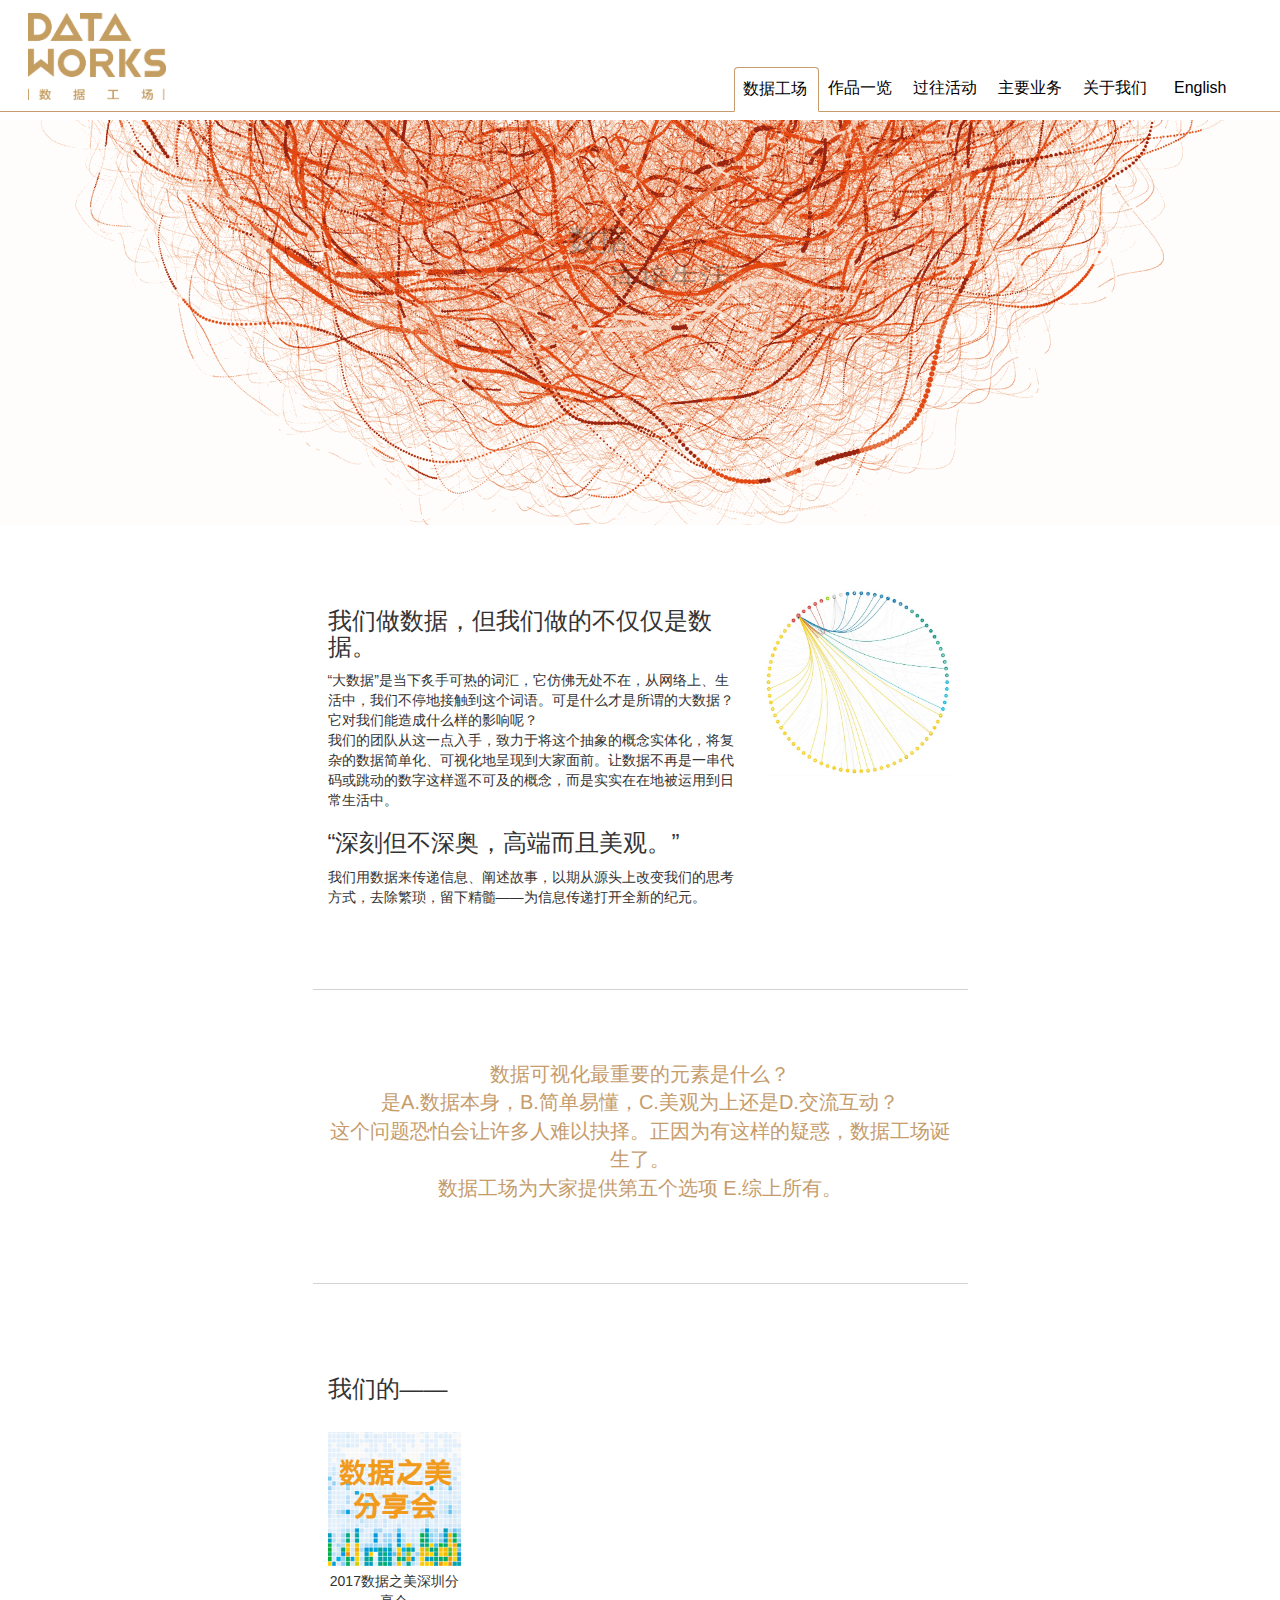
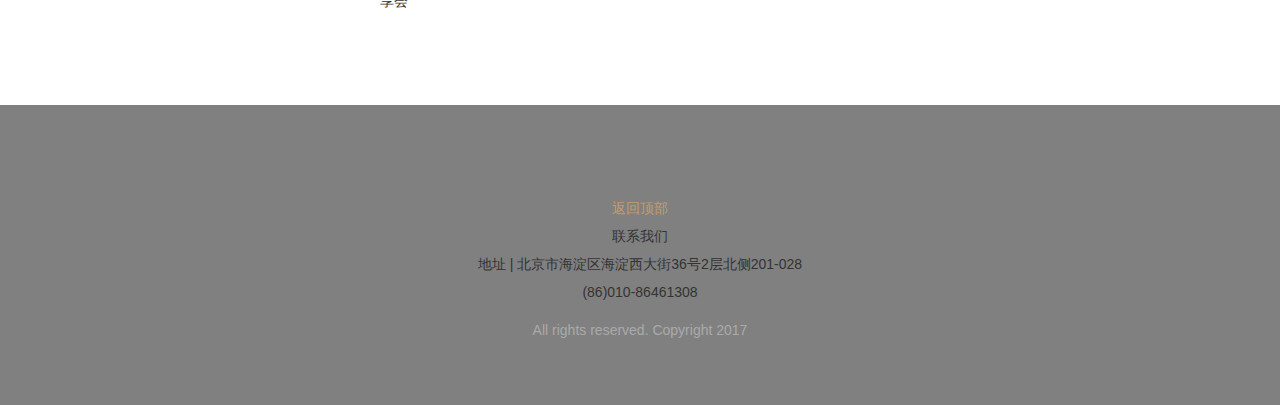
<file: index.html>
<!DOCTYPE html>
<hmtl lang="en">
	<head>
		<meta charset="utf-8">
		<meta http-equiv="X-UA-Compatible" content="IE=edge">
    	<meta name="viewport" content="width=device-width, initial-scale=1">
		<title>数据工场</title>
		<link rel="stylesheet" type="text/css" href="http://fonts.googleapis.com/css?family=Dosis">
		<link rel="shortcut icon" href="favicon.ico" type="image/x-icon" //>
		<link href="css/bootstrap.min.css" rel="stylesheet">
   		<link href="css/style.css" rel="stylesheet">
	</head>
	<body>
		<div class="container-fluid" id='container_custom'>
<!-- 		标题与导航栏        -->
			<div class="row" id='main_title'>
				<div class="col-md-12" id='top_nav'>
					<img src="img/logo_title2.png" class='title_img'>
					<div id='sticky'>
						<ul class="nav nav-tabs">
							<li class="large active_nav">
								<a href="index.html">数据工场</a>
							</li>
							<li class="large">
								<a href="project.html">作品一览</a>
							</li>
							<li  class="large">
								<a href="event.html">过往活动</a>
							</li>
							<li class="large">
								<a href="service.html">主要业务</a>
							</li>
							<li class="large">
								<a href="aboutus.html">关于我们</a>
							</li>
							<li class="large">
								<a href="index_en.html">English</a>
							</li>
							<li class="small">
								<button class='nav_button' onclick="openNav()">&#9776;</button>
							</li>
						</ul>

					</div>
				</div>
				<div class="col-md-12" id='main_pic'>
					<h2 class='js_title black'>数据&#160&#160&#160&#160&#160&#160 &#160&#160&#160
					<br> &#160&#160&#160&#160&#160&#160&#160连接生活</h2>
				</div>
			</div>
<!-- 		end of 标题与导航栏        -->

<!-- 手机sidebar -->
			<div id="mySidenav" class="sidenav">
			  <a href="javascript:void(0)" class="closebtn" onclick="closeNav()">&times;</a>
			  <a class='active' href="index.html">数据工场</a>
			  <a href="project.html">作品一览</a>
			  <a href="event.html">过往活动</a>
			  <a href="service.html">主要业务</a>
			  <a href="aboutus.html">关于我们</a>
			  <a href="index_en.html">English</a>
			</div>
<!-- end of 手机sidebar -->

<!-- 		50%宽度正文内容        -->
			<div class='content-container'>
				<div class="row">
					<div class="col-md-12">
						<div class="row">
							<div class="col-md-8 col-sm-8">
<!-- 								<img alt="Bootstrap Image Preview" src="http://lorempixel.com/140/140/"> -->
								<h3>
									我们做数据，但我们做的不仅仅是数据。
								</h3>
								<p>
									“大数据”是当下炙手可热的词汇，它仿佛无处不在，从网络上、生活中，我们不停地接触到这个词语。可是什么才是所谓的大数据？它对我们能造成什么样的影响呢？
									<br>我们的团队从这一点入手，致力于将这个抽象的概念实体化，将复杂的数据简单化、可视化地呈现到大家面前。让数据不再是一串代码或跳动的数字这样遥不可及的概念，而是实实在在地被运用到日常生活中。

									<h3>“深刻但不深奥，高端而且美观。”</h3>
									我们用数据来传递信息、阐述故事，以期从源头上改变我们的思考方式，去除繁琐，留下精髓——为信息传递打开全新的纪元。
								</p>
							</div>
							<div class="col-md-4 col-sm-4">
								<img class='full_width_img' src="img/pic1.jpg">
							</div>
						</div>
					</div>
				</div>

				<div class="row">
					<div class="col-md-12 with_divider" id='panel_2'>
						<p id='main_quote'>
							数据可视化最重要的元素是什么？
    						<br>是A.数据本身，B.简单易懂，C.美观为上还是D.交流互动？
    						<br>这个问题恐怕会让许多人难以抉择。正因为有这样的疑惑，数据工场诞生了。
   							<br>数据工场为大家提供第五个选项 E.综上所有。
						</p>
					</div>
				</div>
				<div class="row">
					<div class="col-md-12" id='panel_2'>
						<h3>
							我们的——
						</h3><br>
						<div class="row">
<!-- 							<div class='col-md-3  col-sm-3 col-xs-6'>
								<a href='https://mp.weixin.qq.com/s?__biz=MzA4NDI3NjcyNA==&mid=2649348612&idx=1&sn=2b77e91f375dc25f5a8904a516dffc2d&key=eabf22105000e1b1fa2ddb113310aab1e606406ceb8cc66dc37b8a00e1ee2d746c3149b960ac8b182bdb34a196d262991065c3215826440f6998629e48b68c5d75092d9a93c267b75ade4fd9d2b30df2&ascene=0&uin=MjI5NDUxNjg2MA%3D%3D&devicetype=iMac16%2C2+OSX+OSX+10.12.3+build(16D32)&version=12020510&nettype=WIFI&fontScale=100&pass_ticket=oT1tfw%2BietF1yOeeloXqeqP5w1ZveigXrikjoZua3eEWT4VJ9axqDg2S9sBznrzi' target="_blank"><img class='full_width_img' src="img/proj_1.png"></a>
								<p class='proj_name'>划重点｜看看2017年政府的钱准备怎么花</p>
							</div> -->
							<div class='col-md-3  col-sm-3 col-xs-6'>
								<a href='https://v.qq.com/x/page/d0022ynmll8.html' target='blank'>
								<img class='full_width_img' src="img/sharing_1.jpg"></a>
								<p class='proj_name'>2017数据之美深圳分享会<br>&nbsp;</p>
							</div>
<!-- 							<div class='col-md-3  col-sm-3 col-xs-6'><img class='full_width_img' src="http://lorempixel.com/140/140/"><p class='proj_name'>作品名</p></div>
							<div class='col-md-3  col-sm-3 col-xs-6'><img class='full_width_img' src="http://lorempixel.com/140/140/"><p class='proj_name'>作品名</p></div> -->
						</div>
					</div>
				</div>
			</div>
<!-- 		end of 50%宽度正文内容        -->
<!-- 		最下方copyright内容        -->
			<div class="row" >
				<div class="col-md-12" id='bottom'>
					<p> 
						<a href='#sticky'><span class='special_p'>返回顶部</span></a>
						<br>
						联系我们<br>
						地址 | 北京市海淀区海淀西大街36号2层北侧201-028 
						<br>(86)010-86461308
					</p>
					<p id='copyright'>
						All rights reserved. Copyright 2017</p>
				</div>
			</div>
<!-- 		end of 最下方copyright内容        -->
		</div>
	</body>

	<script src="js/jquery.min.js"></script>
    <script src="js/bootstrap.min.js"></script>
    <script src="js/scripts.js"></script>
	<script src="js/sidebar.js"></script>
</html>
</file>
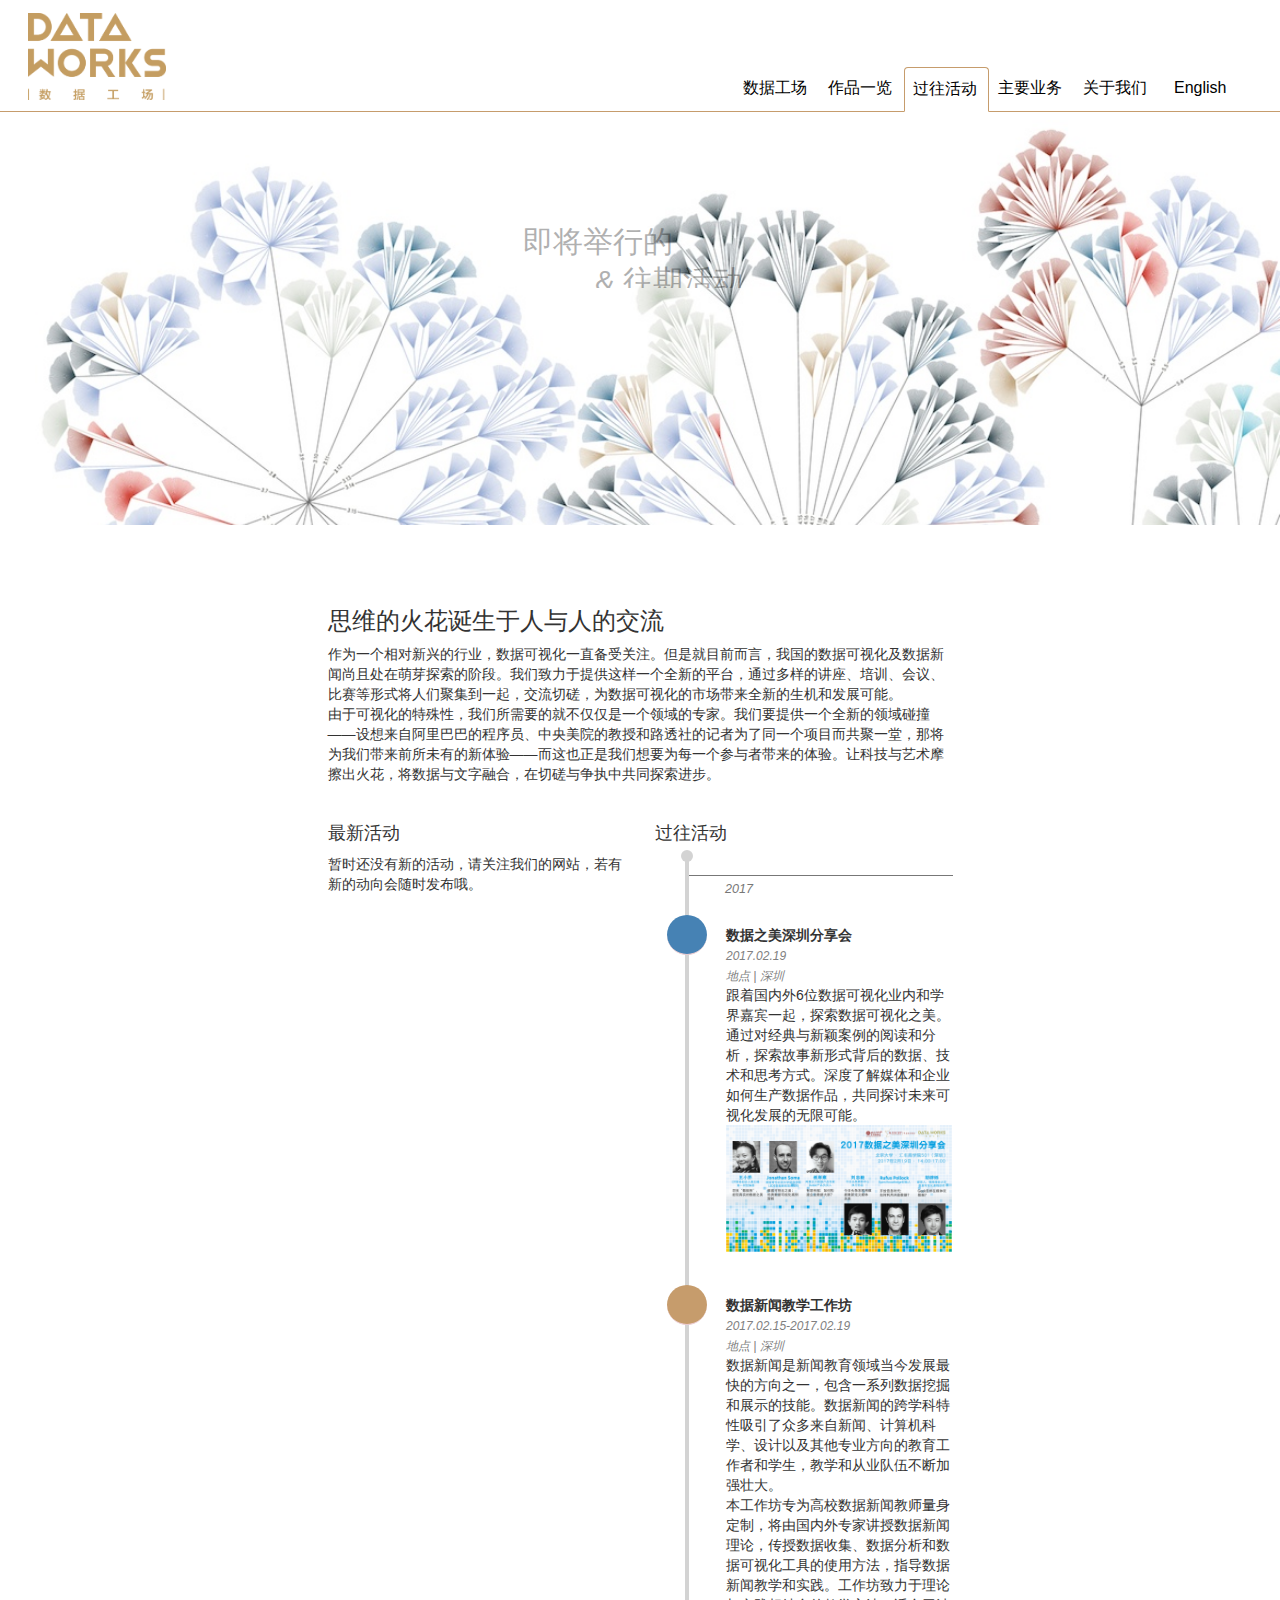
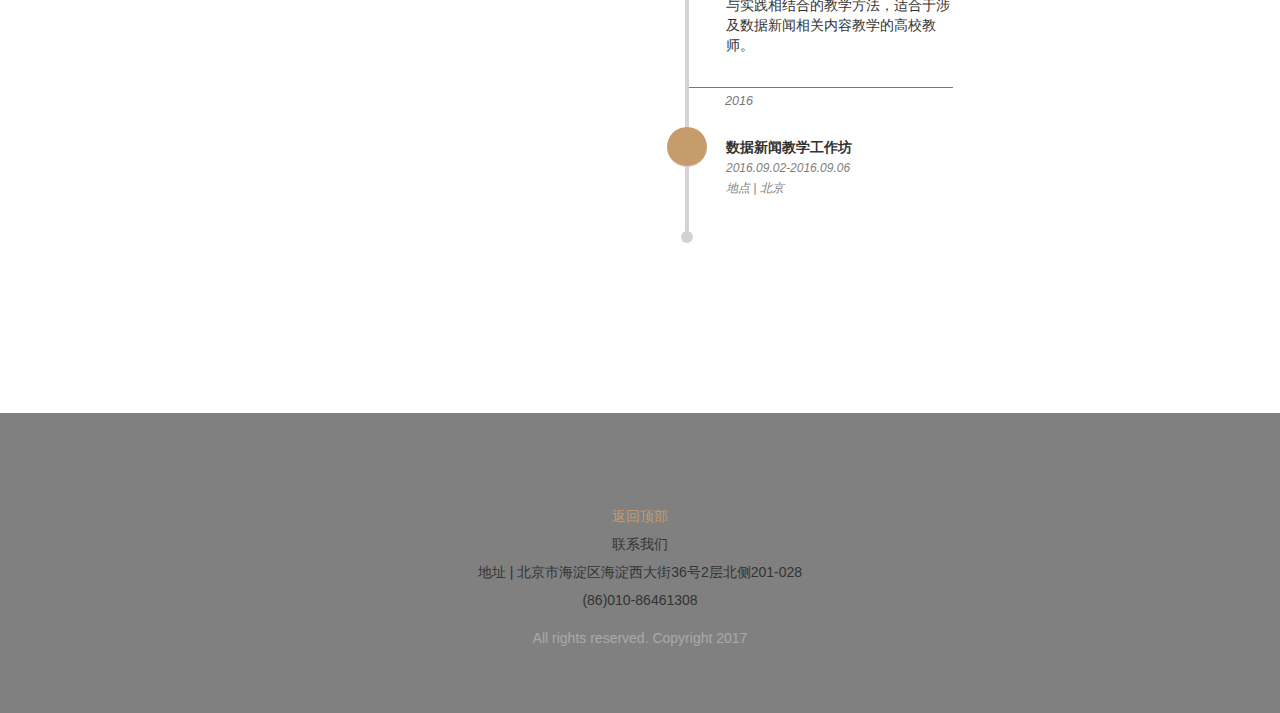
<file: event.html>
<!DOCTYPE html>
<hmtl lang="en">
	<head>
		<meta charset="utf-8">
		<meta http-equiv="X-UA-Compatible" content="IE=edge">
    	<meta name="viewport" content="width=device-width, initial-scale=1">
		<title>数据工场</title>
		<link rel="stylesheet" type="text/css" href="http://fonts.googleapis.com/css?family=Dosis">
		<link rel="shortcut icon" href="favicon.ico" type="image/x-icon" //>
		<link href="css/bootstrap.min.css" rel="stylesheet">
   		<link href="css/style.css" rel="stylesheet">
	</head>
	<body>
		<div class="container-fluid" id='container_custom'>
<!-- 		标题与导航栏        -->
			<div class="row" id='main_title'>
				<div class="col-md-12" id='top_nav'>
					<img src="img/logo_title2.png" class='title_img'>
					<div id='sticky'>
						<ul class="nav nav-tabs">
							<li class="large">
								<a href="index.html">数据工场</a>
							</li>
							<li class="large">
								<a href="project.html">作品一览</a>
							</li>
							<li  class="large active_nav">
								<a href="event.html">过往活动</a>
							</li>
							<li class="large">
								<a href="service.html">主要业务</a>
							</li>
							<li class="large">
								<a href="aboutus.html">关于我们</a>
							</li>
							<li class="large">
								<a href="event_en.html">English</a>
							</li>
							<li class="small">
								<button class='nav_button' onclick="openNav()">&#9776;</button>
							</li>
						</ul>

					</div>
				</div>
				<div class="col-md-12" id='main_pic3'>
					<h2 class='js_title black'>即将举行的&#160&#160&#160&#160&#160&#160 &#160&#160&#160
					<br> &#160&#160&#160&#160&#160&#160&#160& 往期活动</h2>
				</div>
			</div>
<!-- 		end of 标题与导航栏        -->

<!-- 手机sidebar -->
			<div id="mySidenav" class="sidenav">
			  <a href="javascript:void(0)" class="closebtn" onclick="closeNav()">&times;</a>
			  <a href="index.html">数据工场</a>
			  <a href="project.html">作品一览</a>
			  <a class='active' href="event.html">过往活动</a>
			  <a href="service.html">主要业务</a>
			  <a href="aboutus.html">关于我们</a>
			  <a href="event_en.html">English</a>
			</div>
<!-- end of 手机sidebar -->

<!-- 		50%宽度作品一览       -->
			<div class='content-container'>
				<div class="row">
					<div class="col-md-12">
						<h3>
							思维的火花诞生于人与人的交流
						</h3>
						<p>作为一个相对新兴的行业，数据可视化一直备受关注。但是就目前而言，我国的数据可视化及数据新闻尚且处在萌芽探索的阶段。我们致力于提供这样一个全新的平台，通过多样的讲座、培训、会议、比赛等形式将人们聚集到一起，交流切磋，为数据可视化的市场带来全新的生机和发展可能。
						<br>由于可视化的特殊性，我们所需要的就不仅仅是一个领域的专家。我们要提供一个全新的领域碰撞——设想来自阿里巴巴的程序员、中央美院的教授和路透社的记者为了同一个项目而共聚一堂，那将为我们带来前所未有的新体验——而这也正是我们想要为每一个参与者带来的体验。让科技与艺术摩擦出火花，将数据与文字融合，在切磋与争执中共同探索进步。
						</p>
					</div>
				</div>
				<br>
				<div class="row">
					<div class="col-md-6 col-sm-6">
						<h4>
							最新活动
						</h4>
						<p>暂时还没有新的活动，请关注我们的网站，若有新的动向会随时发布哦。</p>
						<br><br><br>
					</div>
					<div class="col-md-6 col-sm-6">
						<h4>
							过往活动
						</h4>
						<!-- Timeline -->
					    <div class="timeline">
					    
					        <!-- Line component -->
					        <div class="line text-muted"></div>

					        <!-- Separator -->
					        <div class="separator text-muted">
					            <time>2017</time>
					        </div>
					        <!-- /Separator -->
					    
					        <!-- Panel -->
					        <article class="panel panel-danger panel-outline">
					    
					            <!-- Icon -->
					            <div class="panel-heading icon sharing">
					            </div>
					            <!-- /Icon -->
					    
					            <!-- Body -->
					            <div class="panel-body">
					                <strong>数据之美深圳分享会</strong> <br><span class='panel_date'>2017.02.19<br>
					                地点 | 深圳</span>
					                <br>
					                跟着国内外6位数据可视化业内和学界嘉宾一起，探索数据可视化之美。通过对经典与新颖案例的阅读和分析，探索故事新形式背后的数据、技术和思考方式。深度了解媒体和企业如何生产数据作品，共同探讨未来可视化发展的无限可能。
					            	<a href='https://v.qq.com/x/page/d0022ynmll8.html' target='blank'><img class='full_width_img'  src='img/分享会1.png' /></a>

					            </div>
					            <!-- /Body -->
					    
					        </article>
					        <!-- /Panel -->

					        <!-- Panel -->
					        <article class="panel panel-danger panel-outline">
					    
					            <!-- Icon -->
					            <div class="panel-heading icon workshop">
					            </div>
					            <!-- /Icon -->
					    
					            <!-- Body -->
					            <div class="panel-body">
					                <strong>数据新闻教学工作坊</strong> <br><span class='panel_date'>2017.02.15-2017.02.19<br>
					                地点 | 深圳</span>
					                <br>
					                数据新闻是新闻教育领域当今发展最快的方向之一，包含一系列数据挖掘和展示的技能。数据新闻的跨学科特性吸引了众多来自新闻、计算机科学、设计以及其他专业方向的教育工作者和学生，教学和从业队伍不断加强壮大。<br>
					                本工作坊专为高校数据新闻教师量身定制，将由国内外专家讲授数据新闻理论，传授数据收集、数据分析和数据可视化工具的使用方法，指导数据新闻教学和实践。工作坊致力于理论与实践相结合的教学方法，适合于涉及数据新闻相关内容教学的高校教师。
					            	<!-- <img class='full_width_img'  src='img/分享会1.png' /> -->

					            </div>
					            <!-- /Body -->
					    
					        </article>
					        <!-- /Panel -->

					        <!-- Separator -->
					        <div class="separator text-muted">
					            <time>2016</time>
					        </div>
					        <!-- /Separator -->

					        <!-- Panel -->
					        <article class="panel panel-danger panel-outline">
					    
					            <!-- Icon -->
					            <div class="panel-heading icon workshop">
					            </div>
					            <!-- /Icon -->
					    
					            <!-- Body -->
					            <div class="panel-body">
					                <strong>数据新闻教学工作坊</strong> <br><span class='panel_date'>2016.09.02-2016.09.06<br>
					                地点 | 北京</span>
					            	<!-- <img class='full_width_img'  src='img/分享会1.png' /> -->

					            </div>
					            <!-- /Body -->
					    
					        </article>
					        <!-- /Panel -->
					    

					    
					    </div>
					    <!-- /Timeline -->
					</div>
				</div>

				
			</div>
			<br><br><br><br>
<!-- 		end of 50%宽度作品一览       -->

<!-- 		copyright       -->

			<div class="row" >
				<div class="col-md-12" id='bottom'>
					<p> 
						<a href='#sticky'><span class='special_p'>返回顶部</span></a>
						<br>
						联系我们<br>
						地址 | 北京市海淀区海淀西大街36号2层北侧201-028 
						<br>(86)010-86461308
					</p>
					<p id='copyright'>
						All rights reserved. Copyright 2017</p>
				</div>
			</div>

<!-- 		end of copyright       -->
		</div>
	</body>

	<script src="js/jquery.min.js"></script>
    <script src="js/bootstrap.min.js"></script>
    <script src="js/scripts.js"></script>
	<script src="js/sidebar.js"></script>
</html>
</file>
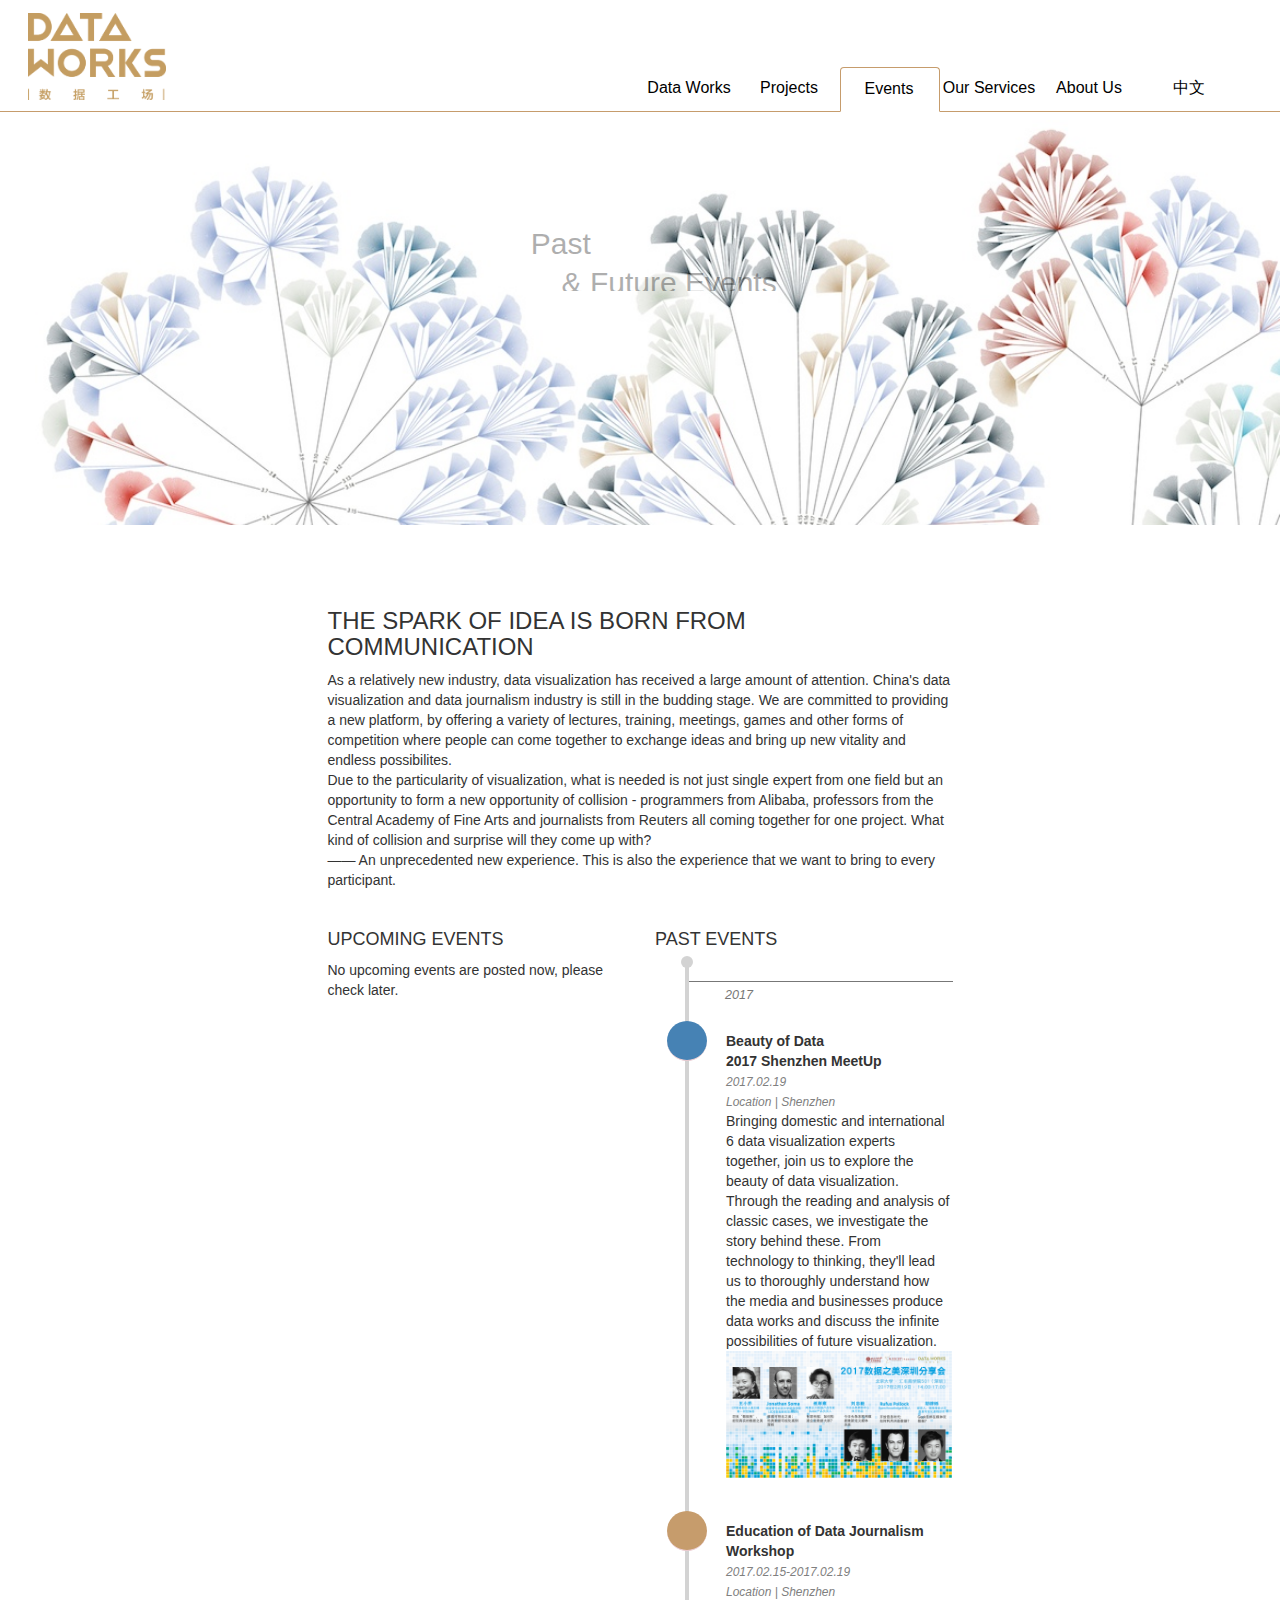
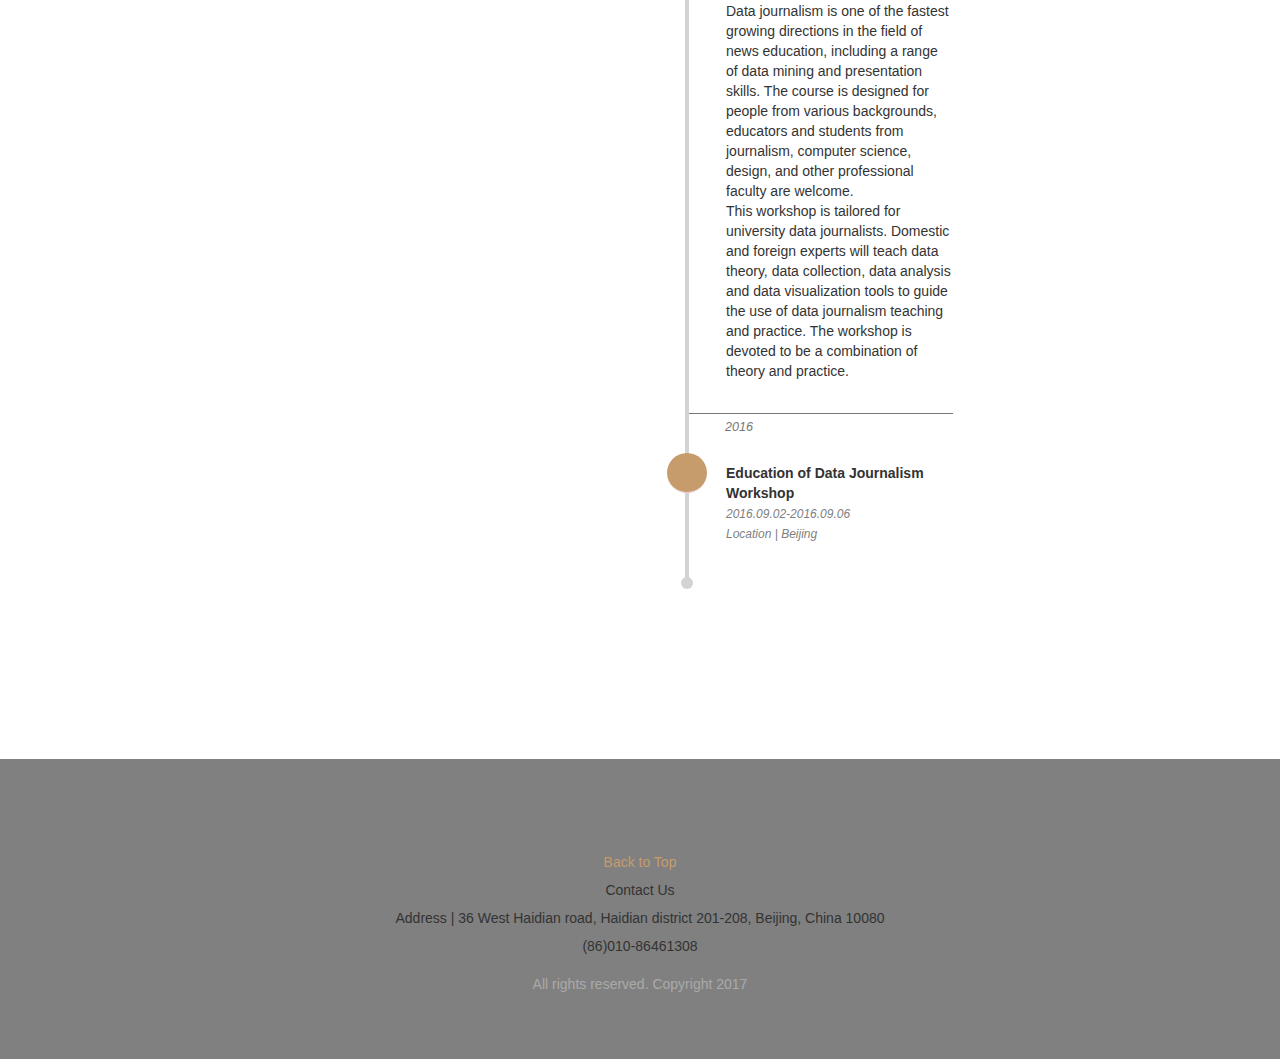
<file: event_en.html>
<!DOCTYPE html>
<hmtl lang="en">
	<head>
		<meta charset="utf-8">
		<meta http-equiv="X-UA-Compatible" content="IE=edge">
    	<meta name="viewport" content="width=device-width, initial-scale=1">
		<title>Data Works</title>
		<link rel="stylesheet" type="text/css" href="http://fonts.googleapis.com/css?family=Dosis">
		<link rel="shortcut icon" href="favicon.ico" type="image/x-icon" //>
		<link href="css/bootstrap.min.css" rel="stylesheet">
   		<link href="css/style_en.css" rel="stylesheet">
	</head>
	<body>
		<div class="container-fluid" id='container_custom'>
<!-- 		标题与导航栏        -->
			<div class="row" id='main_title'>
				<div class="col-md-12" id='top_nav'>
					<img src="img/logo_title2.png" class='title_img'>
					<div id='sticky'>
						<ul class="nav nav-tabs">
							<li class="large">
								<a href="index_en.html">Data Works</a>
							</li>
							<li class="large">
								<a href="project_en.html">Projects</a>
							</li>
							<li  class="large active_nav">
								<a href="event_en.html">Events</a>
							</li>
							<li class="large">
								<a href="service_en.html">Our Services</a>
							</li>
							<li class="large">
								<a href="aboutus.html">About Us</a>
							</li>
							<li class="large">
								<a href="event.html">中文</a>
							</li>
							<li class="small">
								<button class='nav_button' onclick="openNav()">&#9776;</button>
							</li>
						</ul>

					</div>
				</div>
				<div class="col-md-12" id='main_pic3'>
					<h2 class='js_title black'>Past&#160&#160&#160&#160&#160&#160 &#160&#160&#160&#160&#160&#160&#160&#160&#160&#160&#160&#160
					<br> &#160&#160&#160&#160&#160&#160&#160& Future Events</h2>
				</div>
			</div>
<!-- 		end of 标题与导航栏        -->

<!-- 手机sidebar -->
			<div id="mySidenav" class="sidenav">
			  <a href="javascript:void(0)" class="closebtn" onclick="closeNav()">&times;</a>
			  <a href="index_en.html">Data Works</a>
			  <a href="project_en.html">Projects</a>
			  <a class='active' href="event_en.html">Events</a>
			  <a href="service_en.html">Our Services</a>
			  <a href="aboutus_en.html">About Us</a>
			  <a href="event.html">中文</a>
			</div>
<!-- end of 手机sidebar -->

<!-- 		50%宽度作品一览       -->
			<div class='content-container'>
				<div class="row">
					<div class="col-md-12">
						<h3>
							THE SPARK OF IDEA IS BORN FROM COMMUNICATION
						</h3>
						<p>As a relatively new industry, data visualization has received a large amount of attention. China's data visualization and data journalism industry is still in the budding stage. We are committed to providing  a new platform, by offering a variety of lectures, training, meetings, games and other forms of competition where people can come together to exchange ideas and bring up new vitality and endless possibilites. 
						<br>Due to the particularity of visualization, what is needed is not just single expert from one field but an opportunity to form a new opportunity of collision - programmers from Alibaba, professors from the Central Academy of Fine Arts and journalists from Reuters all coming together for one project. What kind of collision and surprise will they come up with? 
						<br>—— An unprecedented new experience. This is also the experience that we want to bring to every participant. 
						</p>
					</div>
				</div>
				<br>
				<div class="row">
					<div class="col-md-6 col-sm-6">
						<h4>
							UPCOMING EVENTS
						</h4>
						<p>No upcoming events are posted now, please check later.</p>
						<br><br><br>
					</div>
					<div class="col-md-6 col-sm-6">
						<h4>
							PAST EVENTS
						</h4>
						<!-- Timeline -->
					    <div class="timeline">
					    
					        <!-- Line component -->
					        <div class="line text-muted"></div>

					        <!-- Separator -->
					        <div class="separator text-muted">
					            <time>2017</time>
					        </div>
					        <!-- /Separator -->
					    
					        <!-- Panel -->
					        <article class="panel panel-danger panel-outline">
					    
					            <!-- Icon -->
					            <div class="panel-heading icon sharing">
					            </div>
					            <!-- /Icon -->
					    
					            <!-- Body -->
					            <div class="panel-body">
					                <strong>Beauty of Data<br>2017 Shenzhen MeetUp</strong> <br><span class='panel_date'>2017.02.19<br>
					                Location | Shenzhen</span>
					                <br>
					                Bringing domestic and international 6 data visualization experts together, join us to explore the beauty of data visualization. Through the reading and analysis of classic cases, we investigate the story behind these. From technology to thinking, they'll lead us to thoroughly understand how the media and businesses produce data works and discuss the infinite possibilities of future visualization.
					            	<a href='https://v.qq.com/x/page/d0022ynmll8.html' target='blank'><img class='full_width_img'  src='img/分享会1.png' /></a>

					            </div>
					            <!-- /Body -->
					    
					        </article>
					        <!-- /Panel -->

					        <!-- Panel -->
					        <article class="panel panel-danger panel-outline">
					    
					            <!-- Icon -->
					            <div class="panel-heading icon workshop">
					            </div>
					            <!-- /Icon -->
					    
					            <!-- Body -->
					            <div class="panel-body">
					                <strong>Education of Data Journalism Workshop</strong> <br><span class='panel_date'>2017.02.15-2017.02.19<br>
					                Location | Shenzhen</span>
					                <br>
					                Data journalism is one of the fastest growing directions in the field of news education, including a range of data mining and presentation skills. The course is designed for people from various backgrounds, educators and students from journalism, computer science, design, and other professional faculty are welcome. 
									<br>
					                This workshop is tailored for university data journalists. Domestic and foreign experts will teach data theory, data collection, data analysis and data visualization tools to guide the use of data journalism teaching and practice. The workshop is devoted to be a  combination of theory and practice.
					            	<!-- <img class='full_width_img'  src='img/分享会1.png' /> -->

					            </div>
					            <!-- /Body -->
					    
					        </article>
					        <!-- /Panel -->

					        <!-- Separator -->
					        <div class="separator text-muted">
					            <time>2016</time>
					        </div>
					        <!-- /Separator -->

					        <!-- Panel -->
					        <article class="panel panel-danger panel-outline">
					    
					            <!-- Icon -->
					            <div class="panel-heading icon workshop">
					            </div>
					            <!-- /Icon -->
					    
					            <!-- Body -->
					            <div class="panel-body">
					                <strong>Education of Data Journalism Workshop</strong> <br><span class='panel_date'>2016.09.02-2016.09.06<br>
					                Location | Beijing</span>
					            	<!-- <img class='full_width_img'  src='img/分享会1.png' /> -->

					            </div>
					            <!-- /Body -->
					    
					        </article>
					        <!-- /Panel -->
					    

					    
					    </div>
					    <!-- /Timeline -->
					</div>
				</div>

				
			</div>
			<br><br><br><br>
<!-- 		end of 50%宽度作品一览       -->

<!-- 		copyright       -->
			<div class="row" >
				<div class="col-md-12" id='bottom'>
					<p> 
						<a href='#sticky'><span class='special_p'>Back to Top</span></a>
						<br>
						Contact Us<br>
						Address | 36 West Haidian road, Haidian district 201-208, Beijing, China 10080 
						<br>(86)010-86461308
					</p>
					<p id='copyright'>
						All rights reserved. Copyright 2017</p>
				</div>
			</div>
<!-- 		end of copyright       -->
		</div>
	</body>

	<script src="js/jquery.min.js"></script>
    <script src="js/bootstrap.min.js"></script>
    <script src="js/scripts.js"></script>
	<script src="js/sidebar.js"></script>
</html>
</file>
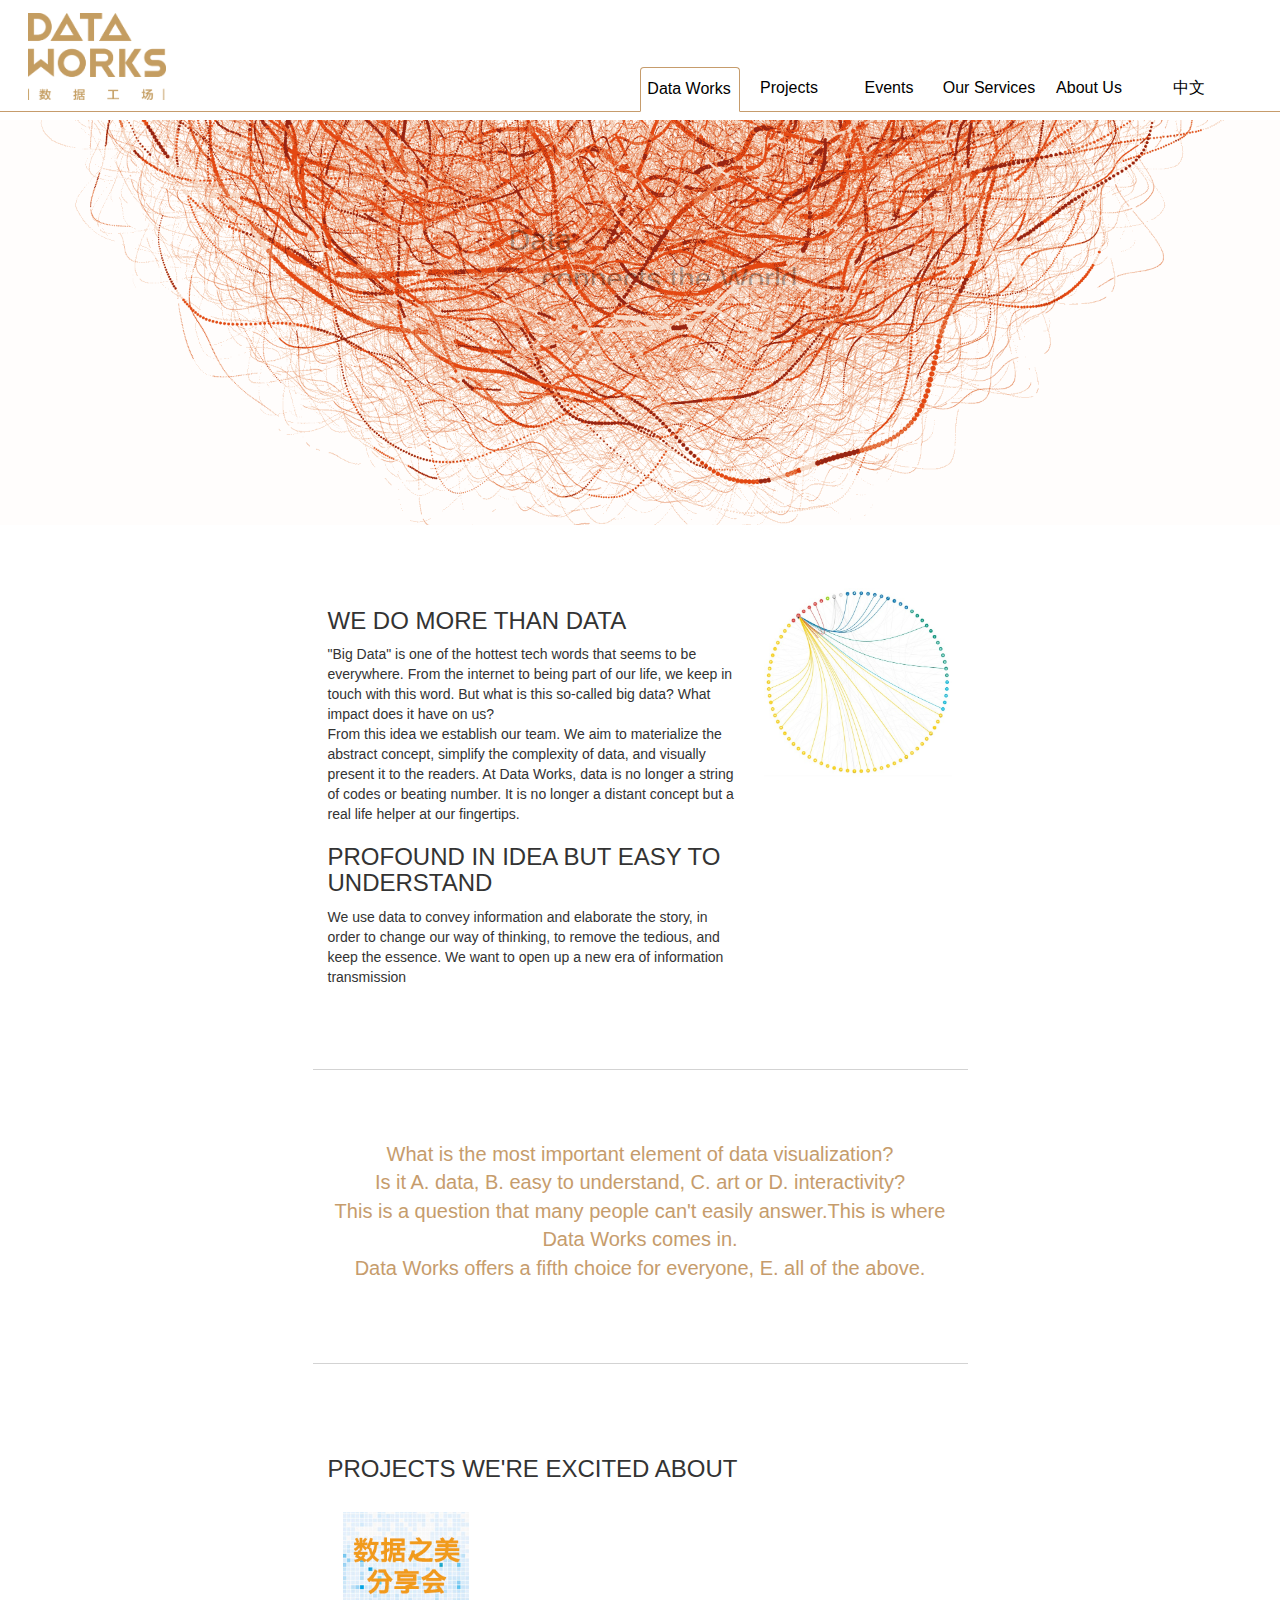
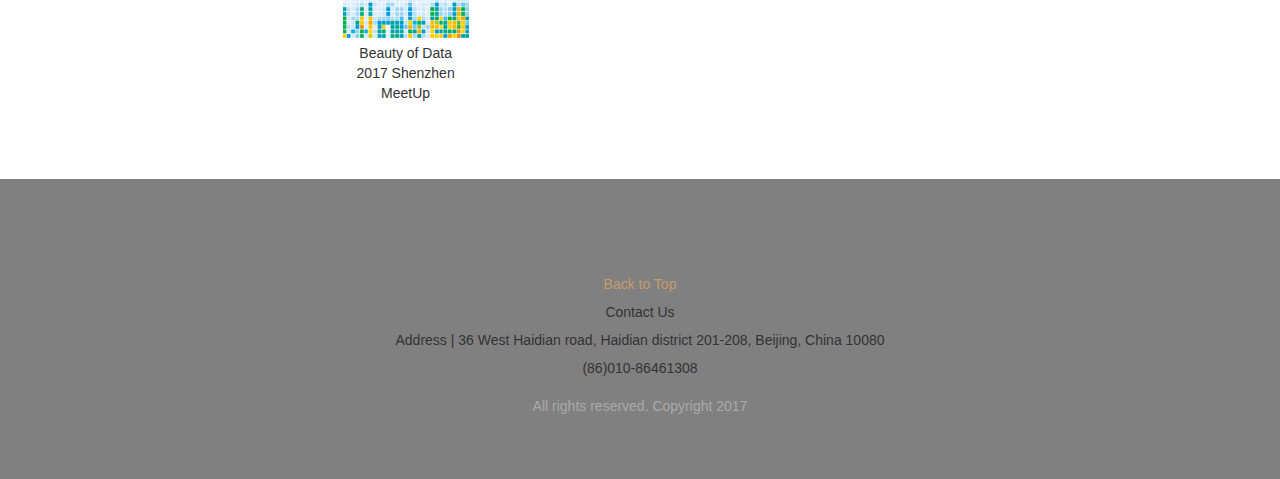
<file: index_en.html>
<!DOCTYPE html>
<hmtl lang="en">
	<head>
		<meta charset="utf-8">
		<meta http-equiv="X-UA-Compatible" content="IE=edge">
    	<meta name="viewport" content="width=device-width, initial-scale=1">
		<title>Data Works</title>
		<link rel="stylesheet" type="text/css" href="http://fonts.googleapis.com/css?family=Dosis">
		<link rel="shortcut icon" href="favicon.ico" type="image/x-icon" //>
		<link href="css/bootstrap.min.css" rel="stylesheet">
   		<link href="css/style_en.css" rel="stylesheet">
	</head>
	<body>
		<div class="container-fluid" id='container_custom'>
<!-- 		标题与导航栏        -->
			<div class="row" id='main_title'>
				<div class="col-md-12" id='top_nav'>
					<img src="img/logo_title2.png" class='title_img'>
					<div id='sticky'>
						<ul class="nav nav-tabs">
							<li class="large active_nav">
								<a href="index_en.html">Data Works</a>
							</li>
							<li class="large">
								<a href="project_en.html">Projects</a>
							</li>
							<li  class="large">
								<a href="event_en.html">Events</a>
							</li>
							<li class="large">
								<a href="service_en.html">Our Services</a>
							</li>
							<li class="large">
								<a href="aboutus.html">About Us</a>
							</li>
							<li class="large">
								<a href="index.html">中文</a>
							</li>
							<li class="small">
								<button class='nav_button' onclick="openNav()">&#9776;</button>
							</li>
						</ul>

					</div>
				</div>
				<div class="col-md-12" id='main_pic'>
					<h2 class='js_title black'>Data&#160&#160&#160&#160&#160&#160 &#160&#160&#160&#160&#160&#160 &#160&#160&#160&#160&#160&#160 &#160&#160&#160
					<br> &#160&#160&#160&#160&#160&#160&#160connects the World</h2>
				</div>
			</div>
<!-- 		end of 标题与导航栏        -->

<!-- 手机sidebar -->
			<div id="mySidenav" class="sidenav">
			  <a href="javascript:void(0)" class="closebtn" onclick="closeNav()">&times;</a>
			  <a class='active' href="index_en.html">Data Works</a>
			  <a href="project_en.html">Projects</a>
			  <a href="event_en.html">Events</a>
			  <a href="service_en.html">Our Services</a>
			  <a href="aboutus_en.html">About Us</a>
			  <a href="index.html">中文</a>
			</div>
<!-- end of 手机sidebar -->

<!-- 		50%宽度正文内容        -->
			<div class='content-container'>
				<div class="row">
					<div class="col-md-12">
						<div class="row">
							<div class="col-md-8 col-sm-8">
<!-- 								<img alt="Bootstrap Image Preview" src="http://lorempixel.com/140/140/"> -->
								<h3>
									WE DO MORE THAN DATA
								</h3>
								<p>
									"Big Data" is one of the hottest tech words that seems to be everywhere. From the internet to being part of our life, we keep in touch with this word. But what is this so-called big data? What impact does it have on us? 
									<br>
									From this idea we establish our team. We aim to materialize the abstract concept, simplify the complexity of data, and visually present it to the readers. At Data Works, data is no longer a string of codes or beating number. It is no longer a distant concept but a real life helper at our fingertips.
									<h3>PROFOUND IN IDEA BUT EASY TO UNDERSTAND</h3>
									We use data to convey information and elaborate the story, in order to change our way of thinking, to remove the tedious, and keep the essence. We want to open up a new era of information transmission
								</p>
							</div>
							<div class="col-md-4 col-sm-4">
								<img class='full_width_img' src="img/pic1.jpg">
							</div>
						</div>
					</div>
				</div>

				<div class="row">
					<div class="col-md-12 with_divider" id='panel_2'>
						<p id='main_quote'>
							What is the most important element of data visualization? 
    						<br> Is it A. data, B. easy to understand, C. art or D. interactivity?
    						<br>This is a question that many people can't easily answer.This is where Data Works comes in. 
   							<br>Data Works offers a fifth choice for everyone, E. all of the above.

						</p>
					</div>
				</div>
				<div class="row">
					<div class="col-md-12" id='panel_2'>
						<h3>
							PROJECTS WE'RE EXCITED ABOUT
						</h3><br>
<!-- 						<div class="row">
							<div class='col-md-3  col-sm-3 col-xs-6'>
								<a href='https://mp.weixin.qq.com/s?__biz=MzA4NDI3NjcyNA==&mid=2649348612&idx=1&sn=2b77e91f375dc25f5a8904a516dffc2d&key=eabf22105000e1b1fa2ddb113310aab1e606406ceb8cc66dc37b8a00e1ee2d746c3149b960ac8b182bdb34a196d262991065c3215826440f6998629e48b68c5d75092d9a93c267b75ade4fd9d2b30df2&ascene=0&uin=MjI5NDUxNjg2MA%3D%3D&devicetype=iMac16%2C2+OSX+OSX+10.12.3+build(16D32)&version=12020510&nettype=WIFI&fontScale=100&pass_ticket=oT1tfw%2BietF1yOeeloXqeqP5w1ZveigXrikjoZua3eEWT4VJ9axqDg2S9sBznrzi' target="_blank"><img class='full_width_img' src="img/proj_1.png"></a>
								<p class='proj_name'>What are the  government plans for 2017 budget?</p>
							</div> -->
							<div class='col-md-3  col-sm-3 col-xs-6'>
								<a href='https://v.qq.com/x/page/d0022ynmll8.html' target='blank'>
								<img class='full_width_img' src="img/sharing_1.jpg"></a>
								<p class='proj_name'>Beauty of Data<br>2017 Shenzhen MeetUp</p>
							</div>
<!-- 							<div class='col-md-3  col-sm-3 col-xs-6'><img class='full_width_img' src="http://lorempixel.com/140/140/"><p class='proj_name'>作品名</p></div>
							<div class='col-md-3  col-sm-3 col-xs-6'><img class='full_width_img' src="http://lorempixel.com/140/140/"><p class='proj_name'>作品名</p></div> -->
						</div>
					</div>
				</div>
			</div>
<!-- 		end of 50%宽度正文内容        -->
<!-- 		最下方copyright内容        -->
			<div class="row" >
				<div class="col-md-12" id='bottom'>
					<p> 
						<a href='#sticky'><span class='special_p'>Back to Top</span></a>
						<br>
						Contact Us<br>
						Address | 36 West Haidian road, Haidian district 201-208, Beijing, China 10080 
						<br>(86)010-86461308
					</p>
					<p id='copyright'>
						All rights reserved. Copyright 2017</p>
				</div>
			</div>
<!-- 		end of 最下方copyright内容        -->
		</div>
	</body>

	<script src="js/jquery.min.js"></script>
    <script src="js/bootstrap.min.js"></script>
    <script src="js/scripts.js"></script>
	<script src="js/sidebar.js"></script>
</html>
</file>
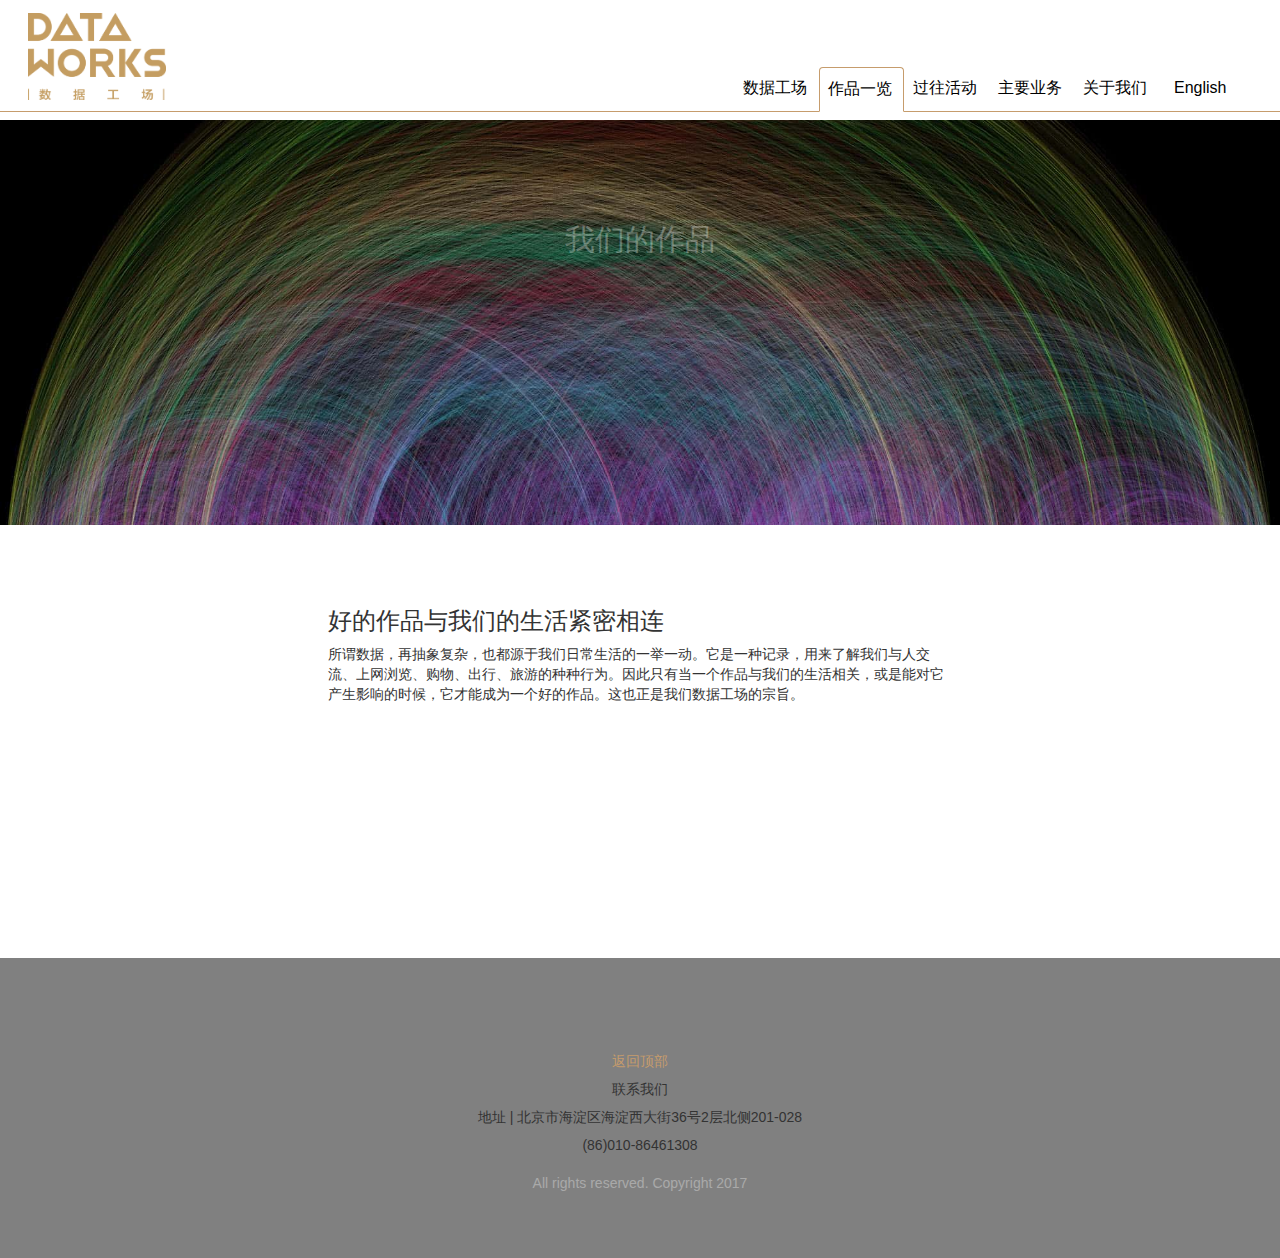
<file: project.html>
<!DOCTYPE html>
<hmtl lang="en">
	<head>
		<meta charset="utf-8">
		<meta http-equiv="X-UA-Compatible" content="IE=edge">
    	<meta name="viewport" content="width=device-width, initial-scale=1">
		<title>数据工场</title>
		<link rel="stylesheet" type="text/css" href="http://fonts.googleapis.com/css?family=Dosis">
		<link rel="shortcut icon" href="favicon.ico" type="image/x-icon" //>
		<link href="css/bootstrap.min.css" rel="stylesheet">
   		<link href="css/style.css" rel="stylesheet">
	</head>
	<body>
		<div class="container-fluid" id='container_custom'>
<!-- 		标题与导航栏        -->
			<div class="row" id='main_title'>
				<div class="col-md-12" id='top_nav'>
					<img src="img/logo_title2.png" class='title_img'>
					<div id='sticky'>
						<ul class="nav nav-tabs">
							<li class="large">
								<a href="index.html">数据工场</a>
							</li>
							<li class="large active_nav">
								<a href="project.html">作品一览</a>
							</li>
							<li  class="large">
								<a href="event.html">过往活动</a>
							</li>
							<li class="large">
								<a href="service.html">主要业务</a>
							</li>
							<li class="large">
								<a href="aboutus.html">关于我们</a>
							</li>
							<li class="large">
								<a href="project_en.html">English</a>
							</li>
							<li class="small">
								<button class='nav_button' onclick="openNav()">&#9776;</button>
							</li>
						</ul>

					</div>
				</div>
				<div class="col-md-12" id='main_pic2'>
					<h2 class='js_title white'>我们的作品</h2>
				</div>
			</div>
<!-- 		end of 标题与导航栏        -->

<!-- 手机sidebar -->
			<div id="mySidenav" class="sidenav">
			  <a href="javascript:void(0)" class="closebtn" onclick="closeNav()">&times;</a>
			  <a href="index.html">数据工场</a>
			  <a class='active' href="project.html">作品一览</a>
			  <a href="event.html">过往活动</a>
			  <a href="service.html">主要业务</a>
			  <a href="aboutus.html">关于我们</a>
			  <a href="project_en.html">English</a>
			</div>
<!-- end of 手机sidebar -->

<!-- 		50%宽度作品一览       -->
			<div class='content-container'>
				<div class="row">
					<div class="col-md-12">
						<h3>
							好的作品与我们的生活紧密相连
						</h3>
						<p>所谓数据，再抽象复杂，也都源于我们日常生活的一举一动。它是一种记录，用来了解我们与人交流、上网浏览、购物、出行、旅游的种种行为。因此只有当一个作品与我们的生活相关，或是能对它产生影响的时候，它才能成为一个好的作品。这也正是我们数据工场的宗旨。</p>
					</div>
				</div>
				<br>
<!-- 				<div class="row"> -->
<!-- 					<div class='col-md-3 col-xs-6 col-sm-3'>
						<a href='#government_budget_video'><img class='full_width_img' src="img/proj_1.png"></a>
						<p class='proj_name'>划重点｜看看2017年政府的钱准备怎么花</p>
					</div> -->
<!-- 					<div class='col-md-3 col-xs-6 col-sm-3'><img class='full_width_img' src="http://lorempixel.com/140/140/"><p class='proj_name'>作品名<br>&nbsp;</p></div>
					<div class='col-md-3 col-xs-6 col-sm-3'><img class='full_width_img' src="http://lorempixel.com/140/140/"><p class='proj_name'>作品名</p></div>
					<div class='col-md-3 col-xs-6 col-sm-3'><img class='full_width_img' src="http://lorempixel.com/140/140/"><p class='proj_name'>作品名</p></div>
					<br>
				</div>
				<br> -->
<!-- 				<div class="row">
					<div class='col-md-3 col-xs-6 col-sm-3'><img class='full_width_img' src="http://lorempixel.com/140/140/"><p class='proj_name'>作品名</p></div>
					<div class='col-md-3 col-xs-6 col-sm-3'><img class='full_width_img' src="http://lorempixel.com/140/140/"><p class='proj_name'>作品名</p></div>
				</div> -->
			</div>
			<br><br><br>
			<br class='small_hide'><br class='small_hide'><br class='small_hide mid_hide'><br class='small_hide mid_hide'><br class='small_hide mid_hide'>
<!-- 		end of 50%宽度作品一览       -->
<!-- 		具体作品1       -->
			<!-- <div class='project-container'>
				<div class="row">
					<div class="col-md-12 project_long_img"><img class='full_width_img project_title_img' src="img/proj_1_long.png" id='government_budget_video'>
					<h3 class='project_title_text'>划重点｜看看2017年政府的钱准备怎么花</h3>
					</div>
					<div class="col-md-12 project_long_img_small"><img class='full_width_img project_title_img' src="img/proj_1_long_mobile.png">
					<h3 class='project_title_text'>划重点｜看看2017年政府的钱准备怎么花</h3>
					</div>
				</div>
				<div class="row project_content">
					<div class="col-md-12">
						<h4>关于作品</h4>
						<p>
							人一辈子都离不开财政，小到个人衣食住行，大到国家经济运行、“神十一”上天……大事小事背后都有财政资金的影子。今年全国两会，正在审议讨论2017年财政预算报告，也就是俗称的“国家账本”。
							<br>今年政府的钱哪些会花在你和家人身上呢？
							<br>教育、医疗、住房、就业、社保、养老，你关心的都在这三分钟的视频里。</p>
							<p>
							<a href='https://mp.weixin.qq.com/s?__biz=MzA4NDI3NjcyNA==&mid=2649348612&idx=1&sn=2b77e91f375dc25f5a8904a516dffc2d&key=eabf22105000e1b1fa2ddb113310aab1e606406ceb8cc66dc37b8a00e1ee2d746c3149b960ac8b182bdb34a196d262991065c3215826440f6998629e48b68c5d75092d9a93c267b75ade4fd9d2b30df2&ascene=0&uin=MjI5NDUxNjg2MA%3D%3D&devicetype=iMac16%2C2+OSX+OSX+10.12.3+build(16D32)&version=12020510&nettype=WIFI&fontScale=100&pass_ticket=oT1tfw%2BietF1yOeeloXqeqP5w1ZveigXrikjoZua3eEWT4VJ9axqDg2S9sBznrzi' target="_blank">作品链接</a>
							</p>
						<p>
							合作伙伴 | 新华社
						</p>
					</div>
				</div>
				<br><br><br><br class='small_hide'><br class='small_hide'><br class='small_hide'><br class='small_hide mid_hide'><br class='small_hide mid_hide'><br class='small_hide mid_hide'>
			</div> -->
<!-- 		end of 具体作品1       -->

<!-- 		具体作品2       -->
			<!-- <div class='project-container'>
				<div class="row">
					<div class="col-md-12 project_long_img"><img class='full_width_img project_title_img' src="http://lorempixel.com/1920/400/">
					<h3 class='project_title_text'>作 品 名 称</h3>
					</div>
					<div class="col-md-12 project_long_img_small"><img class='full_width_img project_title_img' src="http://lorempixel.com/800/400/">
					<h3 class='project_title_text'>作 品 名 称</h3>
					</div>
				</div>
				<div class="row project_content">
					<div class="col-md-8 col-sm-8">
						<h4>关于作品</h4>
						<p>
							Donec id elit non mi porta gravida at eget metus. Fusce dapibus, tellus ac cursus commodo, tortor mauris condimentum nibh, ut fermentum massa justo sit amet risus. Etiam porta sem malesuada magna mollis euismod. Donec sed odio dui.
							Donec id elit non mi porta gravida at eget metus. Fusce dapibus, tellus ac cursus commodo, tortor mauris condimentum nibh, ut fermentum massa justo sit amet risus. Etiam porta sem malesuada magna mollis euismod. Donec sed odio dui.
						</p>
						<h4>合作伙伴</h4>
						<p>
							Donec id elit non mi porta gravida at eget metus. Fusce dapibus, tellus ac cursus commodo, tortor mauris condimentum nibh, ut fermentum massa justo sit amet risus. Etiam porta sem malesuada magna mollis euismod. Donec sed odio dui.
						</p>
					</div>
					<div class="col-md-4 col-sm-4">
						<img class='full_width_img' src="http://lorempixel.com/140/140/">
					<p class='proj_name'>
					</div>
				</div>
				<br><br><br>
			</div> -->
<!-- 		end of 具体作品2       -->

<!-- 		copyright       -->

			<div class="row" >
				<div class="col-md-12" id='bottom'>
					<p> 
						<a href='#sticky'><span class='special_p'>返回顶部</span></a>
						<br>
						联系我们<br>
						地址 | 北京市海淀区海淀西大街36号2层北侧201-028 
						<br>(86)010-86461308 
					</p>
					<p id='copyright'>
						All rights reserved. Copyright 2017</p>
				</div>
			</div>

<!-- 		end of copyright       -->
		</div>
	</body>

	<script src="js/jquery.min.js"></script>
    <script src="js/bootstrap.min.js"></script>
    <script src="js/scripts.js"></script>
	<script src="js/sidebar.js"></script>
</html>
</file>
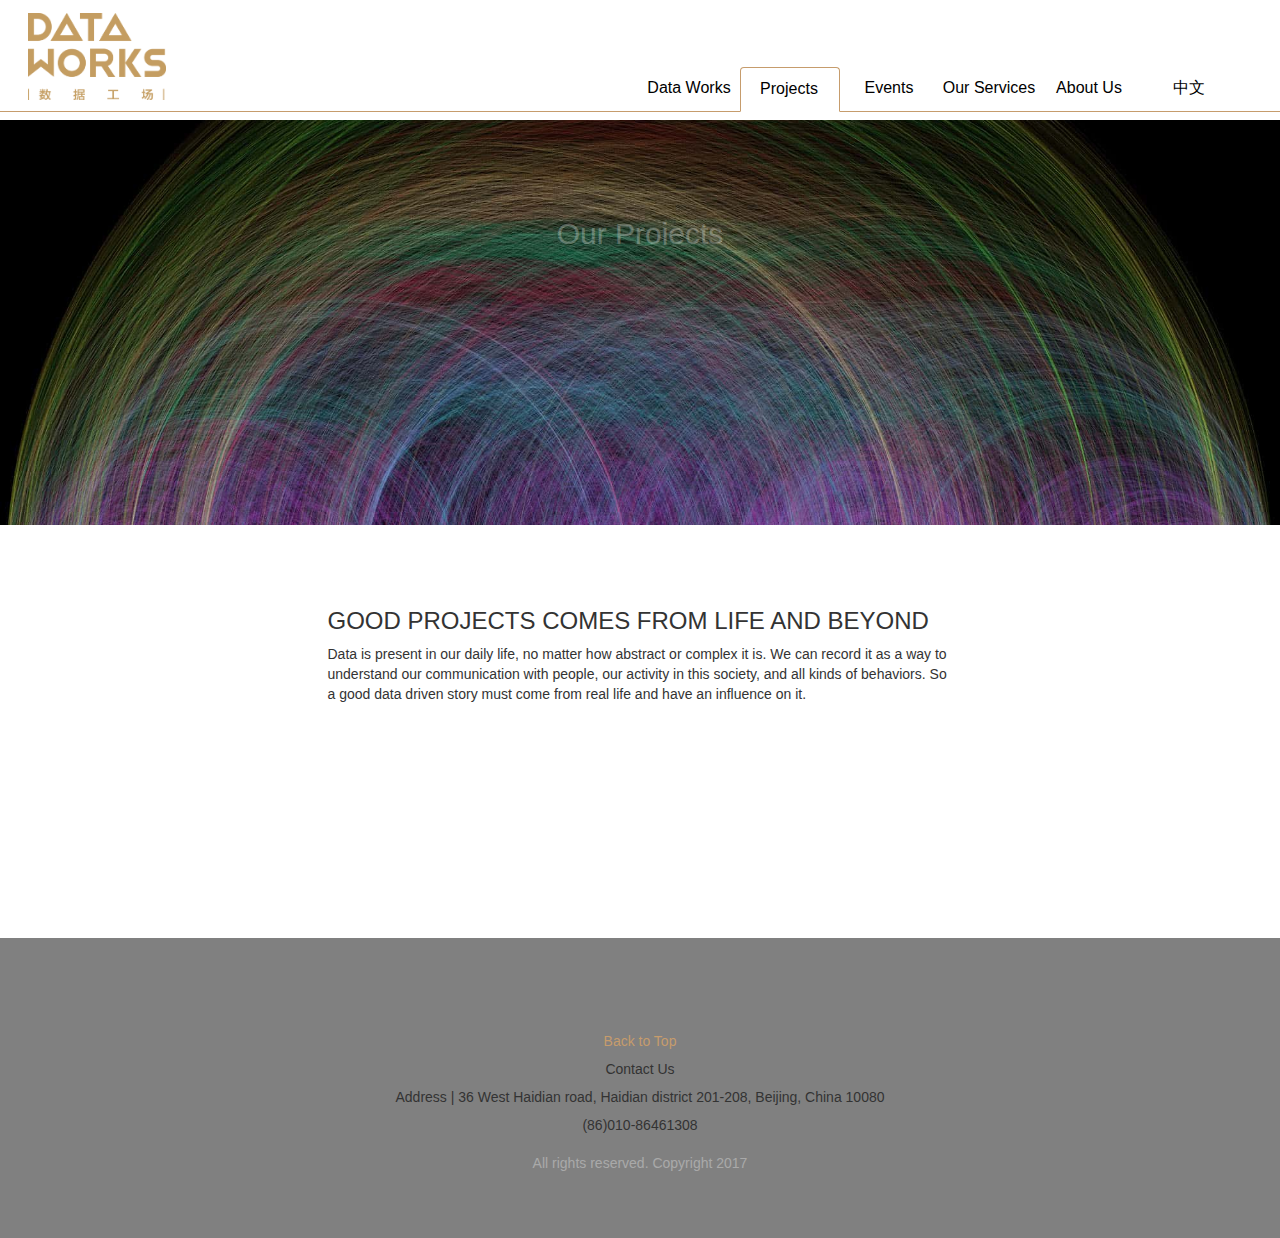
<file: project_en.html>
<!DOCTYPE html>
<hmtl lang="en">
	<head>
		<meta charset="utf-8">
		<meta http-equiv="X-UA-Compatible" content="IE=edge">
    	<meta name="viewport" content="width=device-width, initial-scale=1">
		<title>Data Works</title>
		<link rel="stylesheet" type="text/css" href="http://fonts.googleapis.com/css?family=Dosis">
		<link rel="shortcut icon" href="favicon.ico" type="image/x-icon" //>
		<link href="css/bootstrap.min.css" rel="stylesheet">
   		<link href="css/style_en.css" rel="stylesheet">
	</head>
	<body>
		<div class="container-fluid" id='container_custom'>
<!-- 		标题与导航栏        -->
			<div class="row" id='main_title'>
				<div class="col-md-12" id='top_nav'>
					<img src="img/logo_title2.png" class='title_img'>
					<div id='sticky'>
						<ul class="nav nav-tabs">
							<li class="large">
								<a href="index_en.html">Data Works</a>
							</li>
							<li class="large active_nav">
								<a href="project_en.html">Projects</a>
							</li>
							<li  class="large">
								<a href="event_en.html">Events</a>
							</li>
							<li class="large">
								<a href="service_en.html">Our Services</a>
							</li>
							<li class="large">
								<a href="aboutus.html">About Us</a>
							</li>
							<li class="large">
								<a href="project.html">中文</a>
							</li>
							<li class="small">
								<button class='nav_button' onclick="openNav()">&#9776;</button>
							</li>
						</ul>

					</div>
				</div>
				<div class="col-md-12" id='main_pic2'>
					<h2 class='js_title white'>Our Projects</h2>
				</div>
			</div>
<!-- 		end of 标题与导航栏        -->

<!-- 手机sidebar -->
			<div id="mySidenav" class="sidenav">
			  <a href="javascript:void(0)" class="closebtn" onclick="closeNav()">&times;</a>
			  <a href="index_en.html">Data Works</a>
			  <a class='active' href="project_en.html">Projects</a>
			  <a href="event_en.html">Events</a>
			  <a href="service_en.html">Our Services</a>
			  <a href="aboutus_en.html">About Us</a>
			  <a href="project.html">中文</a>
			</div>
<!-- end of 手机sidebar -->

<!-- 		50%宽度作品一览       -->
			<div class='content-container'>
				<div class="row">
					<div class="col-md-12">
						<h3>
							GOOD PROJECTS COMES FROM LIFE AND BEYOND
						</h3>
						<p>
						Data is present in our daily life, no matter how abstract or complex it is. We can record it as a way to understand our communication with people, our activity in this society, and all kinds of behaviors. So a good data driven story must come from real life and have an influence on it. 
						</p>
					</div>
				</div>
				<!-- <br>
				<div class="row">
					<div class='col-md-3 col-xs-6 col-sm-3'>
						<a href='#government_budget_video'><img class='full_width_img' src="img/proj_1.png"></a>
						<p class='proj_name'>What are the  government plans for 2017 budget?</p>
					</div>
					<div class='col-md-3 col-xs-6 col-sm-3'><img class='full_width_img' src="http://lorempixel.com/140/140/"><p class='proj_name'>作品名<br>&nbsp;</p></div>
					<div class='col-md-3 col-xs-6 col-sm-3'><img class='full_width_img' src="http://lorempixel.com/140/140/"><p class='proj_name'>作品名</p></div>
					<div class='col-md-3 col-xs-6 col-sm-3'><img class='full_width_img' src="http://lorempixel.com/140/140/"><p class='proj_name'>作品名</p></div>
					<br>
				</div>
				<br>
				<div class="row">
					<div class='col-md-3 col-xs-6 col-sm-3'><img class='full_width_img' src="http://lorempixel.com/140/140/"><p class='proj_name'>作品名</p></div>
					<div class='col-md-3 col-xs-6 col-sm-3'><img class='full_width_img' src="http://lorempixel.com/140/140/"><p class='proj_name'>作品名</p></div>
				</div> -->
			</div>
			<br><br><br>
			<br class='small_hide'><br class='small_hide'><br class='small_hide mid_hide'><br class='small_hide mid_hide'><br class='small_hide mid_hide'>
<!-- 		end of 50%宽度作品一览       -->
<!-- 		具体作品1       -->
			<!-- <div class='project-container'>
				<div class="row">
					<div class="col-md-12 project_long_img"><img class='full_width_img project_title_img' src="img/proj_1_long.png" id='government_budget_video'>
					<h3 class='project_title_text'>What are the  government plans for 2017 budget?</h3>
					</div>
					<div class="col-md-12 project_long_img_small"><img class='full_width_img project_title_img' src="img/proj_1_long_mobile.png">
					<h3 class='project_title_text'>What are the  government plans for 2017 budget?</h3>
					</div>
				</div>
				<div class="row project_content">
					<div class="col-md-12">
						<h4>ABOUT</h4>
						<p>
							Small expenses as personal food and shelter or large ones to the national economy like the launch of Shenzhou 11 demonstrate how people cannot be separated from the financial life. It stands behind everything that happens around us. This year Lianghui, representatives are discussing the 2017 budget report, which is commonly known as the "national books." 
							<br>How much will government spend on you and your family this year? 
							<br>Education, health care, housing, employment, social security, pension, everything you concerned about is in this three minutes video.</p>
							<p>
							<a href='https://mp.weixin.qq.com/s?__biz=MzA4NDI3NjcyNA==&mid=2649348612&idx=1&sn=2b77e91f375dc25f5a8904a516dffc2d&key=eabf22105000e1b1fa2ddb113310aab1e606406ceb8cc66dc37b8a00e1ee2d746c3149b960ac8b182bdb34a196d262991065c3215826440f6998629e48b68c5d75092d9a93c267b75ade4fd9d2b30df2&ascene=0&uin=MjI5NDUxNjg2MA%3D%3D&devicetype=iMac16%2C2+OSX+OSX+10.12.3+build(16D32)&version=12020510&nettype=WIFI&fontScale=100&pass_ticket=oT1tfw%2BietF1yOeeloXqeqP5w1ZveigXrikjoZua3eEWT4VJ9axqDg2S9sBznrzi' target="_blank">Link to the project</a>
							</p>
						<p>
							Partner | Xinhua News Agency
						</p>
					</div>
				</div>
				<br><br><br><br class='small_hide'><br class='small_hide'><br class='small_hide'><br class='small_hide mid_hide'><br class='small_hide mid_hide'><br class='small_hide mid_hide'>
			</div> -->
<!-- 		end of 具体作品1       -->

<!-- 		具体作品2       -->
			<!-- <div class='project-container'>
				<div class="row">
					<div class="col-md-12 project_long_img"><img class='full_width_img project_title_img' src="http://lorempixel.com/1920/400/">
					<h3 class='project_title_text'>作 品 名 称</h3>
					</div>
					<div class="col-md-12 project_long_img_small"><img class='full_width_img project_title_img' src="http://lorempixel.com/800/400/">
					<h3 class='project_title_text'>作 品 名 称</h3>
					</div>
				</div>
				<div class="row project_content">
					<div class="col-md-8 col-sm-8">
						<h4>关于作品</h4>
						<p>
							Donec id elit non mi porta gravida at eget metus. Fusce dapibus, tellus ac cursus commodo, tortor mauris condimentum nibh, ut fermentum massa justo sit amet risus. Etiam porta sem malesuada magna mollis euismod. Donec sed odio dui.
							Donec id elit non mi porta gravida at eget metus. Fusce dapibus, tellus ac cursus commodo, tortor mauris condimentum nibh, ut fermentum massa justo sit amet risus. Etiam porta sem malesuada magna mollis euismod. Donec sed odio dui.
						</p>
						<h4>合作伙伴</h4>
						<p>
							Donec id elit non mi porta gravida at eget metus. Fusce dapibus, tellus ac cursus commodo, tortor mauris condimentum nibh, ut fermentum massa justo sit amet risus. Etiam porta sem malesuada magna mollis euismod. Donec sed odio dui.
						</p>
					</div>
					<div class="col-md-4 col-sm-4">
						<img class='full_width_img' src="http://lorempixel.com/140/140/">
					<p class='proj_name'>
					</div>
				</div>
				<br><br><br>
			</div> -->
<!-- 		end of 具体作品2       -->

<!-- 		copyright       -->

			<div class="row" >
				<div class="col-md-12" id='bottom'>
					<p> 
						<a href='#sticky'><span class='special_p'>Back to Top</span></a>
						<br>
						Contact Us<br>
						Address | 36 West Haidian road, Haidian district 201-208, Beijing, China 10080 
						<br>(86)010-86461308
					</p>
					<p id='copyright'>
						All rights reserved. Copyright 2017</p>
				</div>
			</div>

<!-- 		end of copyright       -->
		</div>
	</body>

	<script src="js/jquery.min.js"></script>
    <script src="js/bootstrap.min.js"></script>
    <script src="js/scripts.js"></script>
	<script src="js/sidebar.js"></script>
</html>
</file>
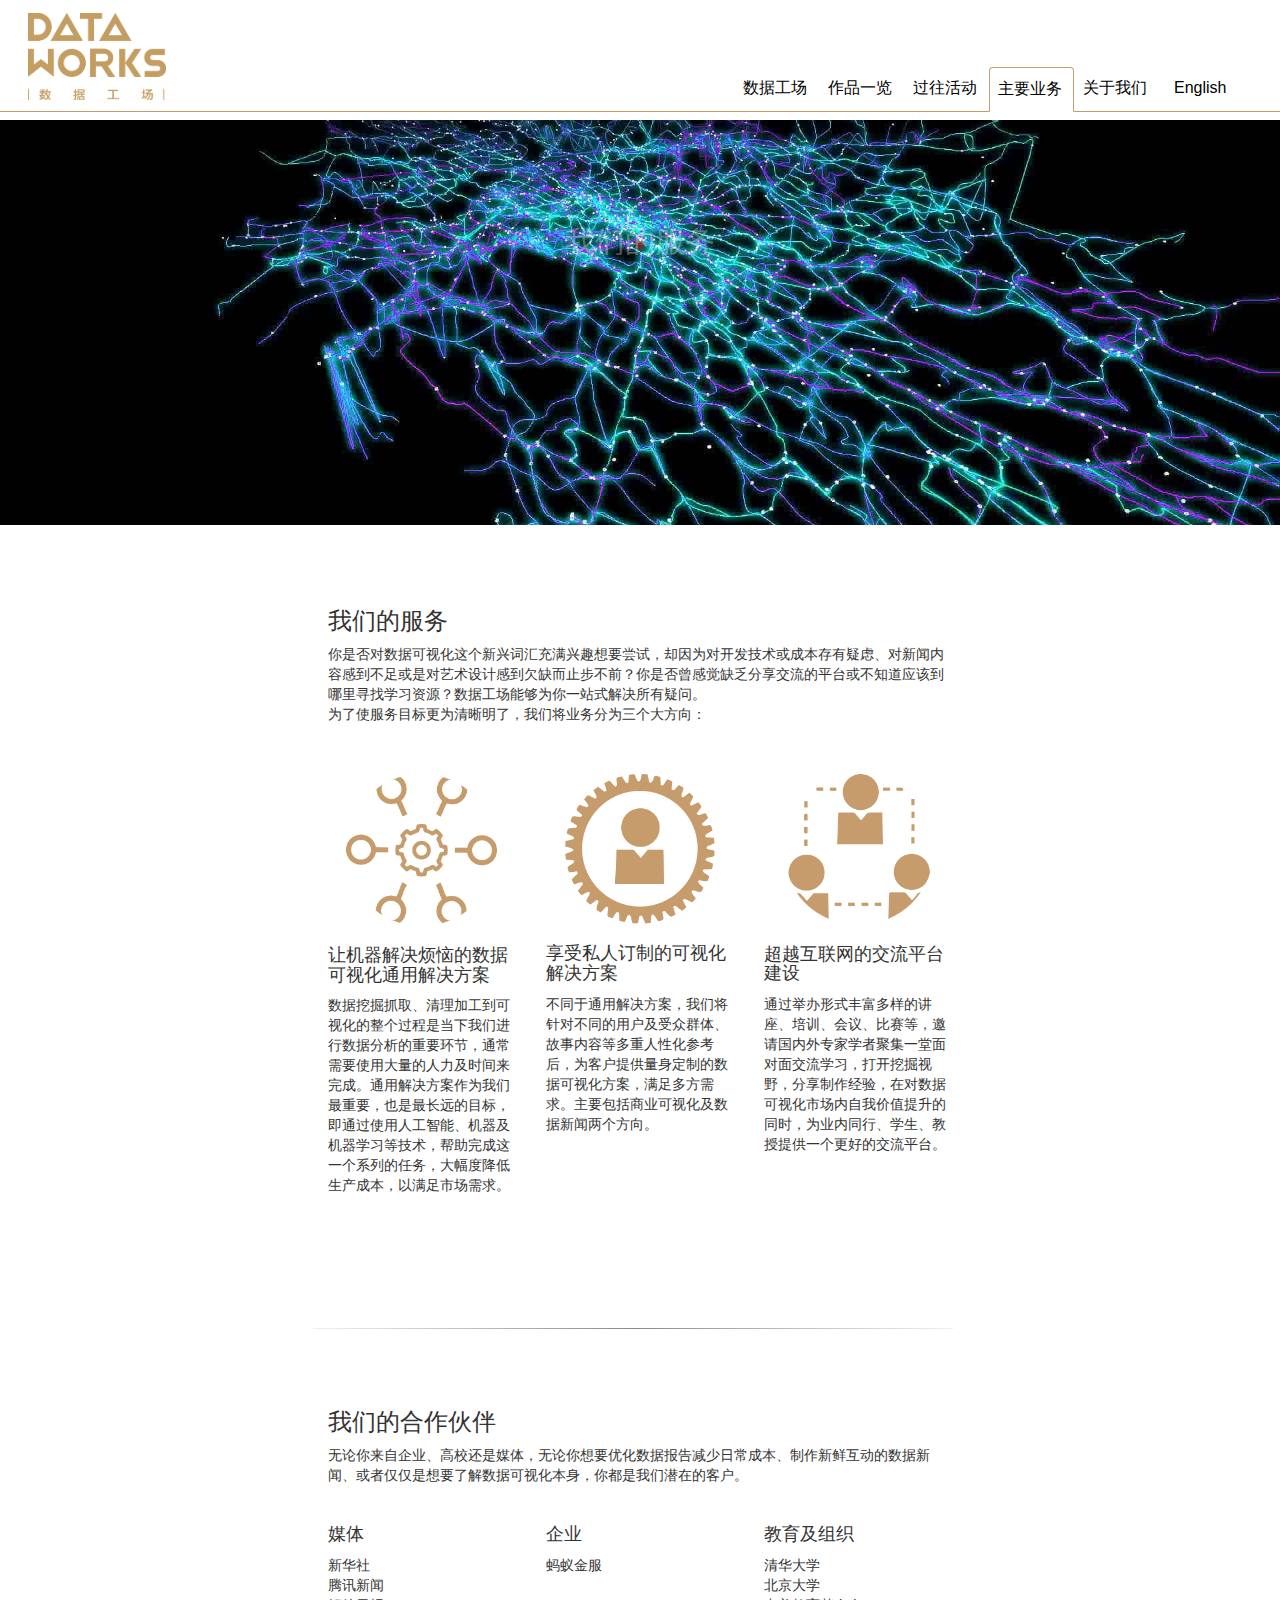
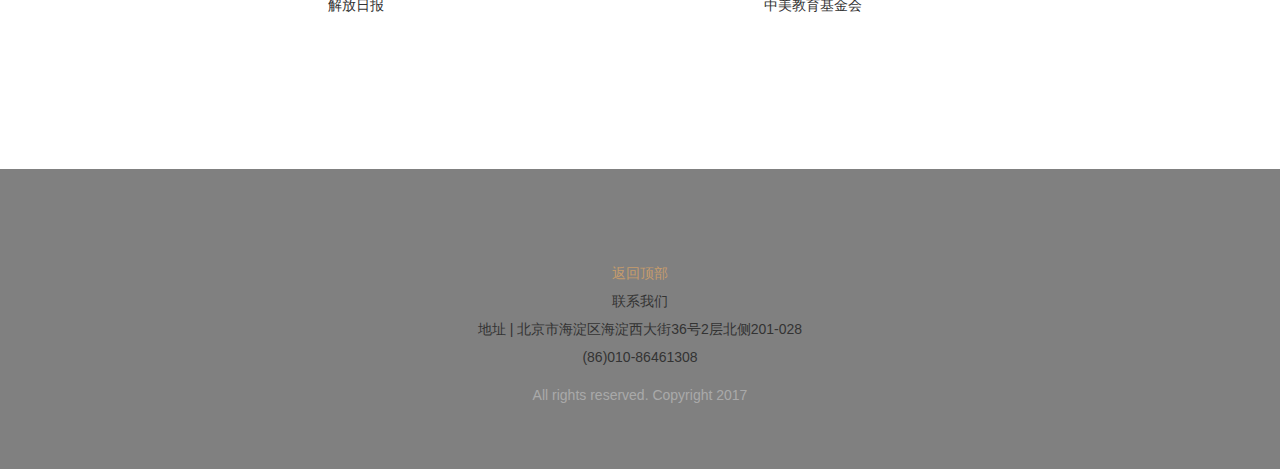
<file: service.html>
<!DOCTYPE html>
<hmtl lang="en">
	<head>
		<meta charset="utf-8">
		<meta http-equiv="X-UA-Compatible" content="IE=edge">
    	<meta name="viewport" content="width=device-width, initial-scale=1">
		<title>数据工场</title>
		<link rel="stylesheet" type="text/css" href="http://fonts.googleapis.com/css?family=Dosis">
		<link rel="shortcut icon" href="favicon.ico" type="image/x-icon" //>
		<link href="css/bootstrap.min.css" rel="stylesheet">
   		<link href="css/style.css" rel="stylesheet">
	</head>
	<body>
		<div class="container-fluid" id='container_custom'>
<!-- 		标题与导航栏        -->
			<div class="row" id='main_title'>
				<div class="col-md-12" id='top_nav'>
					<img src="img/logo_title2.png" class='title_img'>
					<div id='sticky'>
						<ul class="nav nav-tabs">
							<li class="large">
								<a href="index.html">数据工场</a>
							</li>
							<li class="large">
								<a href="project.html">作品一览</a>
							</li>
							<li  class="large">
								<a href="event.html">过往活动</a>
							</li>
							<li class="large active_nav">
								<a href="service.html">主要业务</a>
							</li>
							<li class="large">
								<a href="aboutus.html">关于我们</a>
							</li>
							<li class="large">
								<a href="service_en.html">English</a>
							</li>
							<li class="small">
								<button class='nav_button' onclick="openNav()">&#9776;</button>
							</li>
						</ul>

					</div>
				</div>
				<div class="col-md-12" id='main_pic4'>
					<h2 class='js_title white'>我们的服务</h2>
				</div>
			</div>
<!-- 		end of 标题与导航栏        -->

<!-- 手机sidebar -->
			<div id="mySidenav" class="sidenav">
			  <a href="javascript:void(0)" class="closebtn" onclick="closeNav()">&times;</a>
			  <a href="index.html">数据工场</a>
			  <a href="project.html">作品一览</a>
			  <a href="event.html">过往活动</a>
			  <a class='active' href="service.html">主要业务</a>
			  <a href="aboutus.html">关于我们</a>
			  <a href="service_en.html">English</a>
			</div>
<!-- end of 手机sidebar -->

<!-- 		50%宽度 服务      -->
			<div class='content-container'>
				<div class="row">
					<div class="col-md-12">
						<h3>
							我们的服务
						</h3>
						<p>你是否对数据可视化这个新兴词汇充满兴趣想要尝试，却因为对开发技术或成本存有疑虑、对新闻内容感到不足或是对艺术设计感到欠缺而止步不前？你是否曾感觉缺乏分享交流的平台或不知道应该到哪里寻找学习资源？数据工场能够为你一站式解决所有疑问。
						<br>为了使服务目标更为清晰明了，我们将业务分为三个大方向：</p>
						<br>
					</div>
				</div>
				<br>
				<div class="row">
					<div class="col-md-4 col-sm-4">
						<img class='circle_img' src="img/icon/general_icon.png">
						<h4>
							让机器解决烦恼的数据可视化通用解决方案
						</h4>
						<p>数据挖掘抓取、清理加工到可视化的整个过程是当下我们进行数据分析的重要环节，通常需要使用大量的人力及时间来完成。通用解决方案作为我们最重要，也是最长远的目标，即通过使用人工智能、机器及机器学习等技术，帮助完成这一个系列的任务，大幅度降低生产成本，以满足市场需求。</p>
						<br>
					</div>
					<div class="col-md-4 col-sm-4">
						<img class='circle_img' src="img/icon/personalize_icon2.png">
						<h4>
							享受私人订制的可视化解决方案
						</h4>
						<p>不同于通用解决方案，我们将针对不同的用户及受众群体、故事内容等多重人性化参考后，为客户提供量身定制的数据可视化方案，满足多方需求。主要包括商业可视化及数据新闻两个方向。</p>
						<br>
					</div>
					<div class="col-md-4 col-sm-4">
						<img class='circle_img' src="img/icon/event_icon.png">
						<h4>
							超越互联网的交流平台建设
						</h4>
						<p>通过举办形式丰富多样的讲座、培训、会议、比赛等，邀请国内外专家学者聚集一堂面对面交流学习，打开挖掘视野，分享制作经验，在对数据可视化市场内自我价值提升的同时，为业内同行、学生、教授提供一个更好的交流平台。</p>

					</div>
				</div>
			</div>
			<br><br>
<!-- 		end of 50%宽度 服务       -->
			

<!-- 		50%宽度 合作伙伴      -->
			<div class='content-container'>
				<hr class='divider'>
				<br><br>
				<div class="row">
					<div class="col-md-12">
						<h3>
							我们的合作伙伴
						</h3>
						<p>无论你来自企业、高校还是媒体，无论你想要优化数据报告减少日常成本、制作新鲜互动的数据新闻、或者仅仅是想要了解数据可视化本身，你都是我们潜在的客户。</p>
					</div>
				</div>
				<br>
				<div class="row">
					<div class="col-md-4 col-sm-4 col-xs-4">
						<h4>
							媒体
						</h4>
						<p>新华社
						<br>腾讯新闻
						<br>解放日报
						</p>
					</div>
					<div class="col-md-4 col-sm-4 col-xs-4">
						<h4>
							企业
						</h4>
						<p>蚂蚁金服
						</p>
					</div>
					<div class="col-md-4 col-sm-4 col-xs-4">
						<h4>
							教育及组织
						</h4>
						<p>清华大学
						<br>北京大学
						<br>中美教育基金会</p>
					</div>
				</div>
			</div>
			<br><br><br><br>
<!-- 		end of 50%宽度 合作伙伴       -->


<!-- 		copyright       -->

			<div class="row" >
				<div class="col-md-12" id='bottom'>
					<p> 
						<a href='#sticky'><span class='special_p'>返回顶部</span></a>
						<br>
						联系我们<br>
						地址 | 北京市海淀区海淀西大街36号2层北侧201-028 
						<br>(86)010-86461308
					</p>
					<p id='copyright'>
						All rights reserved. Copyright 2017</p>
				</div>
			</div>

<!-- 		end of copyright       -->
		</div>
	</body>

	<script src="js/jquery.min.js"></script>
    <script src="js/bootstrap.min.js"></script>
    <script src="js/scripts.js"></script>
	<script src="js/sidebar.js"></script>
</html>
</file>
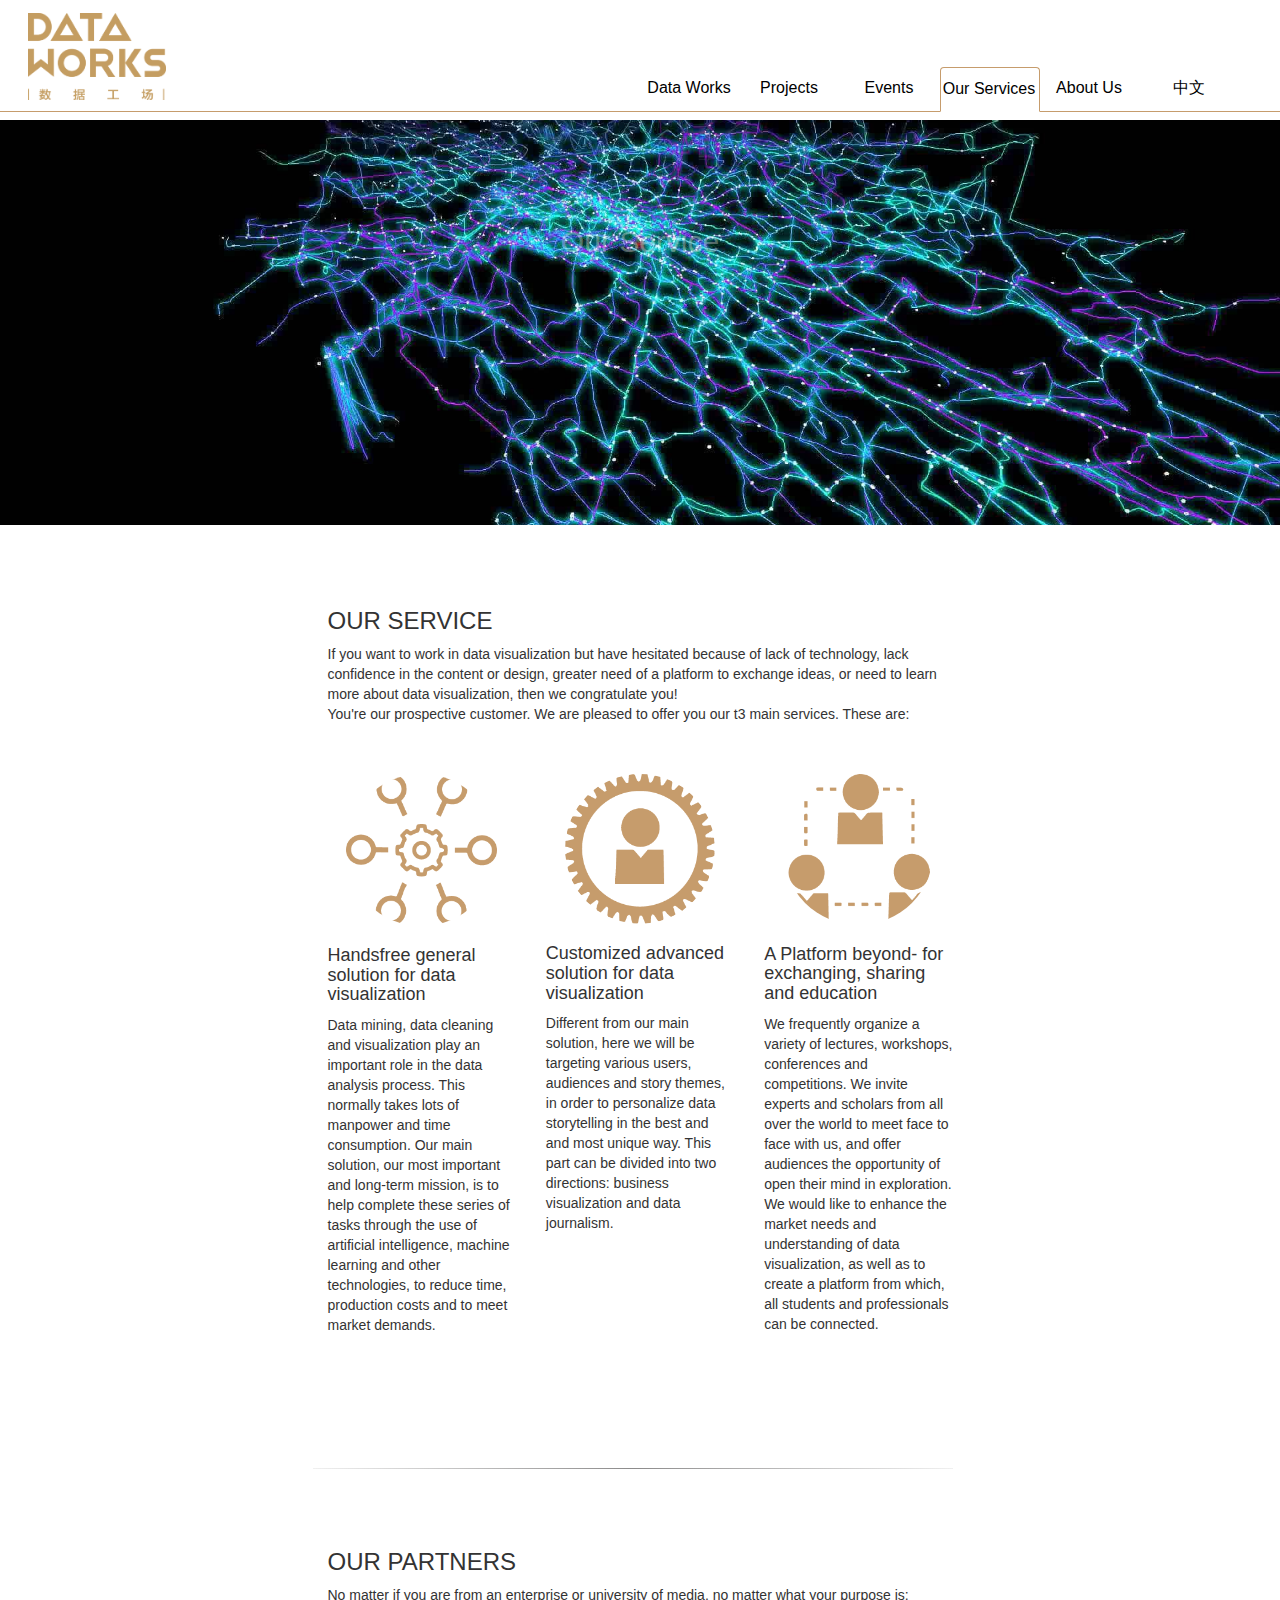
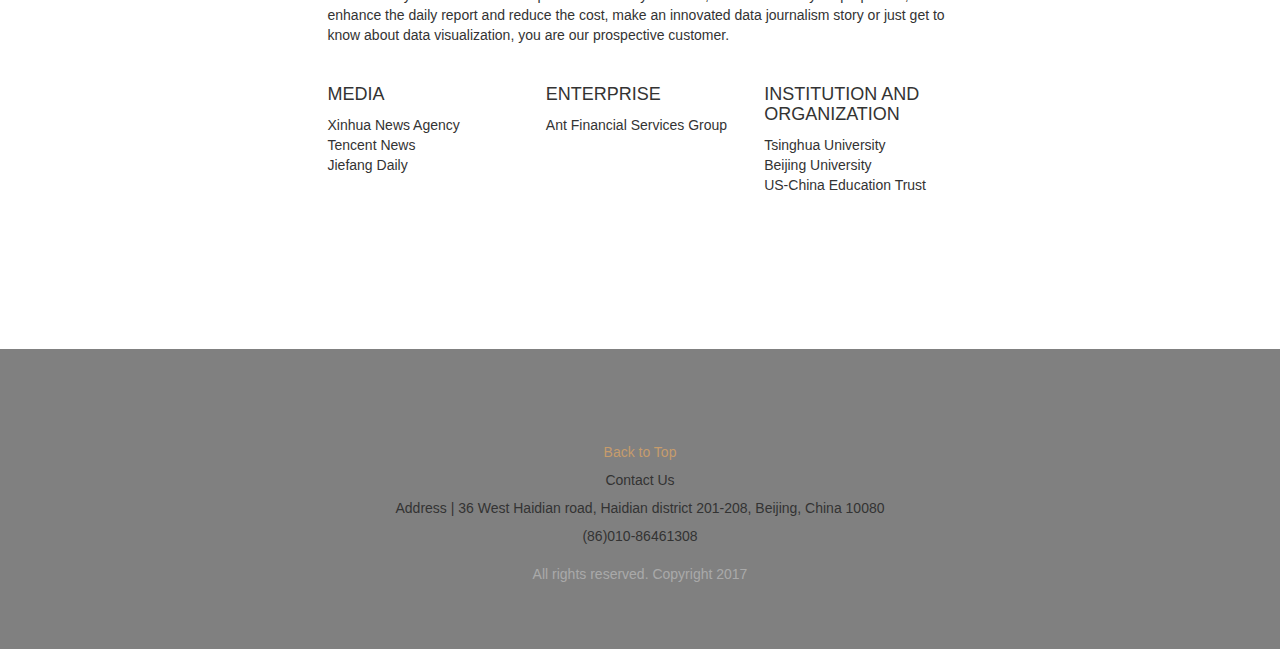
<file: service_en.html>
<!DOCTYPE html>
<hmtl lang="en">
	<head>
		<meta charset="utf-8">
		<meta http-equiv="X-UA-Compatible" content="IE=edge">
    	<meta name="viewport" content="width=device-width, initial-scale=1">
		<title>Data Works</title>
		<link rel="stylesheet" type="text/css" href="http://fonts.googleapis.com/css?family=Dosis">
		<link rel="shortcut icon" href="favicon.ico" type="image/x-icon" //>
		<link href="css/bootstrap.min.css" rel="stylesheet">
   		<link href="css/style_en.css" rel="stylesheet">
	</head>
	<body>
		<div class="container-fluid" id='container_custom'>
<!-- 		标题与导航栏        -->
			<div class="row" id='main_title'>
				<div class="col-md-12" id='top_nav'>
					<img src="img/logo_title2.png" class='title_img'>
					<div id='sticky'>
						<ul class="nav nav-tabs">
							<li class="large">
								<a href="index_en.html">Data Works</a>
							</li>
							<li class="large">
								<a href="project_en.html">Projects</a>
							</li>
							<li  class="large">
								<a href="event_en.html">Events</a>
							</li>
							<li class="large active_nav">
								<a href="service_en.html">Our Services</a>
							</li>
							<li class="large">
								<a href="aboutus_en.html">About Us</a>
							</li>
							<li class="large">
								<a href="service.html">中文</a>
							</li>
							<li class="small">
								<button class='nav_button' onclick="openNav()">&#9776;</button>
							</li>
						</ul>

					</div>
				</div>
				<div class="col-md-12" id='main_pic4'>
					<h2 class='js_title white'>Our Service</h2>
				</div>
			</div>
<!-- 		end of 标题与导航栏        -->

<!-- 手机sidebar -->
			<div id="mySidenav" class="sidenav">
			  <a href="javascript:void(0)" class="closebtn" onclick="closeNav()">&times;</a>
			  <a href="index_en.html">Data Works</a>
			  <a href="project_en.html">Projects</a>
			  <a href="event_en.html">Events</a>
			  <a class='active' href="service_en.html">Our Services</a>
			  <a href="aboutus_en.html">About Us</a>
			  <a href="service.html">中文</a>
			</div>
<!-- end of 手机sidebar -->

<!-- 		50%宽度 服务      -->
			<div class='content-container'>
				<div class="row">
					<div class="col-md-12">
						<h3>
							OUR SERVICE
						</h3>
						<p>If you want to work in data visualization but have hesitated because of lack of technology, lack confidence in the content or design, greater need of a platform to exchange ideas, or need to learn more about data visualization, then we congratulate you!  
						<br>You're our prospective customer. We are pleased to offer you our t3 main services. These are:</p>
						<br>
					</div>
				</div>
				<br>
				<div class="row">
					<div class="col-md-4 col-sm-4">
						<img class='circle_img' src="img/icon/general_icon.png">
						<h4>
							Handsfree general solution for data visualization
						</h4>
						<p>Data mining, data cleaning and visualization play an important role in the data analysis process. This normally takes lots of manpower and time consumption. Our main solution, our most important and long-term mission, is to help complete these series of tasks through the use of artificial intelligence, machine learning and other technologies, to reduce time, production costs and to meet market demands.</p>
						<br>
					</div>
					<div class="col-md-4 col-sm-4">
						<img class='circle_img' src="img/icon/personalize_icon2.png">
						<h4>
							Customized advanced solution for data visualization
						</h4>
						<p>Different from our main solution, here we will be targeting various users, audiences and story themes, in order to personalize data storytelling in the best and and most unique way. This part can be divided into two directions: business visualization and data journalism.</p>
						<br>
					</div>
					<div class="col-md-4 col-sm-4">
						<img class='circle_img' src="img/icon/event_icon.png">
						<h4>
							A Platform beyond- for exchanging, sharing and education
						</h4>
						<p>We frequently organize a variety of lectures, workshops, conferences and competitions. We invite experts and scholars from all over the world to meet face to face with us, and offer audiences the opportunity of open their mind in exploration. We would like to enhance the market needs and understanding of data visualization, as well as to create a platform from which, all students and professionals can be connected.</p>
					</div>
				</div>
			</div>
			<br><br>
<!-- 		end of 50%宽度 服务       -->
			

<!-- 		50%宽度 合作伙伴      -->
			<div class='content-container'>
				<hr class='divider'>
				<br><br>
				<div class="row">
					<div class="col-md-12">
						<h3>
							OUR PARTNERS
						</h3>
						<p>No matter if you are from an enterprise or university of media, no matter what your purpose is; enhance the daily report and reduce the cost, make an innovated data journalism story or just get to know about data visualization, you are our prospective customer.</p>
					</div>
				</div>
				<br>
				<div class="row">
					<div class="col-md-4 col-sm-4 col-xs-4">
						<h4>
							MEDIA
						</h4>
						<p>Xinhua News Agency
						<br>Tencent News
						<br>Jiefang Daily
						</p>
					</div>
					<div class="col-md-4 col-sm-4 col-xs-4">
						<h4>
							ENTERPRISE
						</h4>
						<p>Ant Financial Services Group
						</p>
					</div>
					<div class="col-md-4 col-sm-4 col-xs-4">
						<h4>
							INSTITUTION AND ORGANIZATION
						</h4>
						<p>Tsinghua University
						<br>Beijing University
						<br>US-China Education Trust</p>
					</div>
				</div>
			</div>
			<br><br><br><br>
<!-- 		end of 50%宽度 合作伙伴       -->


<!-- 		copyright       -->

			<div class="row" >
				<div class="col-md-12" id='bottom'>
					<p> 
						<a href='#sticky'><span class='special_p'>Back to Top</span></a>
						<br>
						Contact Us<br>
						Address | 36 West Haidian road, Haidian district 201-208, Beijing, China 10080 
						<br>(86)010-86461308
					</p>
					<p id='copyright'>
						All rights reserved. Copyright 2017</p>
				</div>
			</div>

<!-- 		end of copyright       -->
		</div>
	</body>

	<script src="js/jquery.min.js"></script>
    <script src="js/bootstrap.min.js"></script>
    <script src="js/scripts.js"></script>
	<script src="js/sidebar.js"></script>
</html>
</file>
<file: css/style.css>
@media all{

	body{
		font-family: "Microsoft YaHei",
             "WenQuanYi Micro Hei", sans-serif;
	}
	
	h3,h4{
		font-family: "STKaiti",
              sans-serif;
	}

	h2.js_title,h3.project_title_text{
		font-family: "STHeiti",
              sans-serif;
	}

	p#main_quote{
		font-family: "STKaiti",
              sans-serif;
	}


	img.full_width_img{
		width:100%;
	}

	img.half_width_img{
		width:50%;
		margin:auto;
	}

	img.project_title_img{
		-webkit-filter: grayscale(50%); /* Safari 6.0 - 9.0 */
    	filter: grayscale(50%);
	}
	
	div.with_divider{
		border-top: 1px solid lightgray;
	    border-bottom: 1px solid lightgray;
	    padding-top:70px;
	    padding-bottom: 70px;
	}

	#sticky.stick {
	    margin-top: 0 !important;
	    position: fixed;
	    top: 0;
	    z-index: 10000; 
	    margin: 0 auto;
		display: table;
	}

	div#sticky{
(* 		background: linear-gradient(to left, rgba(250,250,250,1) 0%, rgba(254,254,254,0.8) 71%, rgba(255,255,255,0) 100%); *)
		background-color:white;
		color:black;
		margin: 0 auto;
		display: table;
		list-style:none;
		width: 50%;
		float:right;
	}

	#sticky ul{
		width:85%; 
		float:right;
		padding-top:5%;
	}

	#sticky a{
		color:black;
		display:block;
		text-align:center;
		text-decoration:none; 
		padding-top:10px;
	}

	li.active_nav{
		border: 1px solid #C69C6C;
		border-bottom: 1px solid white;
		color:black;
		border-radius: 4px 4px 0 0;
		margin-bottom: -1px!important;
	}



	#sticky a:hover{
		border-width:0;
		color:#C69C6C;
		background-color:white;
	}

	.nav-tabs>li>a{
		border:0;
		padding:0px;
	}

	.nav-tabs>li{
		margin-bottom: 0;
		float:left;
		display:inline-block;
		width:16%; 
		margin:auto;
	}

	.nav-tabs {
		border-bottom: 0;
	}

	.leaflet-top,.leaflet-bottom{
		z-index:998;
	}

	div#main_title{
		background-color:white;
		
(* 		opacity:0.5; *)
	}

	div#main_pic,
	div#main_pic2,
	div#main_pic3,
	div#main_pic4,
	div#main_pic5{
    	background-size: 100% auto;
    	background-position: center top;
    	background-repeat: no-repeat;
		height:45vh;
	}

	div#main_pic{
		background-image: url(../img/cover/3.png);
	}

	div#main_pic2{
		background-image: url(../img/cover/2.jpg);
		background-position: center center;
	}

	div#main_pic3{
		background-image: url(../img/cover/5.jpg);
	}

	div#main_pic4{
		background-image: url(../img/cover/4.jpg);
		background-position: center center;
	}

	div#main_pic5{
		background-image: url(../img/cover/6.jpg);
		background-position: center center;
	}

	div.main_text{
		margin-top:10%;
	}

	div#bottom{
		background-color: gray;
		margin-top: 5%;
		padding-top: 7%;
		height:300px;
		text-align:center;
		line-height: 200%;
	}

	div.proj_img{
		padding-left:0px;
		padding-right:30px;
	}

	p.proj_name{
		text-align: center;
		padding-top: 5px;
	}

	h3.project_title_text{
		position: absolute; 
	    top: 150px; 
	    text-align: center; 
	    width: 100%; 
	    color:white;
	    font-size: 40px;
	    padding:0px;
	}

	div.no_left_padding{
		padding-left:0px;
	}


	img.circle_img{
		border-radius: 50%;
		width:80%;
		margin:auto;
		display: block;
		margin-bottom: 20px;
	}

	.timeline {
	    position: relative;
	    padding: 21px 0px 10px;
	    margin-top: 4px;
	    margin-bottom: 30px;
	}

	.timeline .line {
	    position: absolute;
	    width: 4px;
	    display: block;
	    background: currentColor;
	    top: 0px;
	    bottom: 0px;
	    margin-left: 30px;
	}

	.timeline .separator {
	    border-top: 1px solid currentColor;
	    padding: 5px;
	    padding-left: 40px;
	    font-style: italic;
	    font-size: .9em;
	    margin-left: 30px;
	}

	.timeline .line::before { top: -4px; }
	.timeline .line::after { bottom: -4px; }
	.timeline .line::before,
	.timeline .line::after {
	    content: '';
	    position: absolute;
	    left: -4px;
	    width: 12px;
	    height: 12px;
	    display: block;
	    border-radius: 50%;
	    background: currentColor;
	}

	.timeline .panel {
	    position: relative;
	    margin: 10px 0px 21px 70px;
	    clear: both;
	}

	.timeline .panel::before {
	    position: absolute;
	    display: block;
	    top: 8px;
	    left: -24px;
	    content: '';
	    width: 0px;
	    height: 0px;
	    border: inherit;
	    border-width: 12px;
	    border-top-color: transparent;
	    border-bottom-color: transparent;
	    border-left-color: transparent;
	}

	.timeline .panel .panel-heading.icon * { font-size: 20px; vertical-align: middle; line-height: 40px; }
	.timeline .panel .panel-heading.icon {
	    position: absolute;
	    left: -59px;
	    display: block;
	    width: 40px;
	    height: 40px;
	    padding: 0px;
	    border-radius: 50%;
	    text-align: center;
	    float: left;
	}

	.timeline .panel-outline {
	    border-color: transparent;
	    background: transparent;
	    box-shadow: none;
	}

	.timeline .panel-outline .panel-body {
	    padding: 10px 0px;
	}

	.timeline .panel-outline .panel-heading:not(.icon),
	.timeline .panel-outline .panel-footer {
	    display: none;
	}

	hr.divider{
	  border: 0; 
	  height: 1px; 
	  background-image: -webkit-linear-gradient(left, #f0f0f0, #8c8b8b, #f0f0f0);
	  background-image: -moz-linear-gradient(left, #f0f0f0, #8c8b8b, #f0f0f0);
	  background-image: -ms-linear-gradient(left, #f0f0f0, #8c8b8b, #f0f0f0);
	  background-image: -o-linear-gradient(left, #f0f0f0, #8c8b8b, #f0f0f0); 
	  margin-left: -15px;
	}

	p#main_quote{
		color:#C69C6C;
		text-align: center;
	}

	p.representative_work{
		text-align:right;
	}

	button.nav_button{
		background-color: white;
		border:0px;
	}

	div#bottom a{
		color:#C69C6C;
	}

	p#copyright{
		color:lightgrey;
		opacity:0.5;
	}

	h2.js_title{
		width:100%;
		text-align:center;
		display:none;
	}
	.black{
		color:black!important;
	}
	.white{
		color:white!important;
	}

	div.line.text-muted{
		background-color:lightgrey;
		color:lightgrey;
	}

	div.panel-heading.icon.sharing{
		background-color:steelblue;
	}

	div.panel-heading.icon.workshop{
		background-color:#C69C6C;
	}

	span.panel_date{
		color:gray;
		font-style: italic;
		font-size:12px;
		line-height:50%;
	}

	a{
		color:#C69C6C;
	}

	div#location_map{
		width:90%;
		margin:auto;
		height:200px;
	}



@media all and (max-width: 420px) {
	img.title_img{
		width:30%;
		padding-left: 1%;
		padding-top:5%;
		float:left;
	}

	div#main_title{
		height:30vh;
		margin-bottom: 5vh;
	}

	div#panel_2{
		margin-top: 10%;  
	}

	br.small_hide{
		display:none;
	}

	div.project_long_img{
		display:none;
	}

	div.project_long_img_small{
		width:100%;
/*		height:400px;*/
		padding-right: 0px;
		padding-left:0px;
		text-align: center;
		margin-bottom: 20px;
	}

	h3.project_title_text{
	    top: 40px; 
	    font-size: 23px;
	    width:80%;
	    margin-left:10%;
	}

	h3{
		font-size:18px;
	}

	.timeline .line {
	    width: 4px;
	    display: block;
	    background: currentColor;
	    top: 0px;
	    bottom: 0px;
	    margin-left: 15px;
	}

	.timeline .panel {
	    position: relative;
	    margin: 10px 0px 21px 55px;
	    clear: both;
	}

	#sticky ul{
		width:30%; 
		float:right;
		padding-top:5%;
	}

	#sticky li.large{
		display:none;
	}

	#sticky li.small{
		font-size:25px;
	}
	
	.sidenav {
	    height: 100%;
	    width: 0;
	    position: fixed;
	    z-index: 1000;
	    top: 0;
	    right: 0;
	    background-color: #111;
	    overflow-x: hidden;
	    transition: 0.5s;
	    padding-top: 60px;
	}

	.sidenav a {
	    padding: 8px 8px 8px 32px;
	    text-decoration: none;
	    color: white;
	    display: block;
	    transition: 0.3s;
	    opacity:0.6;
	}

	.sidenav a.active {
	    color:#C69C6C;
	}

	.sidenav .closebtn {
	    position: absolute;
	    top: 0;
	    right: 25px;
	    font-size: 36px;
	    margin-left: 50px;
	}

	div#bottom{
		padding-top: 25%;
	}

	div#top_nav{
		border-bottom: 1px solid #C69C6C;
		position:fixed;
		background-color:white;
		z-index:999;
		height:100px;
	}

	div#main_pic,
	div#main_pic2,
	div#main_pic3,
	div#main_pic4,
	div#main_pic5{
		margin-top:100px;
		height:130px;
		margin-bottom:10px;
	}

	img.circle_img{
		width:50%;
		margin:auto;
	}

	h2.js_title{
		padding-top:30px;
		line-height:130%;
		font-size:20px;
	}

	div#second_in_two{
		margin-top:20px;
	}

	div.content-container{
		padding-top:30px;
	}

}

@media all and (min-width: 426px) and (max-width: 768px) {
	div.content-container{
		width:90%;
		margin:auto;
		margin-top:5%;
	}

	p{
		font-size: 16px;
	}

	img.title_img{
		width:20%;
		padding-left: 1%;
		padding-top:5%;
		float:left;
	}

	div#main_title{
		height:40vh;
		margin-bottom: 5vh;
	}

	div#panel_2{
		margin-top: 10%;  
	}

	br.mid_hide{
		display:none;
	}

	div.project_long_img{
		display:none;
	}

	div.project_long_img_small{
		width:100%;
/*		height:400px;*/
		padding-right: 0px;
		padding-left:0px;
		text-align: center;
		margin-bottom: 25px;
	}

	h3.project_title_text{
	    top: 150px; 
	    font-size: 35px;
	}

	.timeline .line {
	    width: 4px;
	    display: block;
	    background: currentColor;
	    top: 0px;
	    bottom: 0px;
	    margin-left: 15px;
	}

	.timeline .panel {
	    position: relative;
	    margin: 10px 0px 21px 55px;
	    clear: both;
	}

	#sticky ul{
		width:20%; 
		float:right;
		padding-top:5%;
	}

	#sticky li.large{
		display:none;
	}

	#sticky li.small{
		font-size:35px;
	}
	
	.sidenav {
	    height: 100%;
	    width: 0;
	    position: fixed;
	    z-index: 1000;
	    top: 0;
	    right: 0;
	    background-color: #111;
	    overflow-x: hidden;
	    transition: 0.5s;
	    padding-top: 60px;
	}

	.sidenav a {
	    padding: 8px 8px 8px 32px;
	    text-decoration: none;
	    color: white;
	    display: block;
	    transition: 0.3s;
	    opacity:0.6;
	    font-size:18px;
	}

	.sidenav a.active {
	    color:#C69C6C;
	}

	.sidenav .closebtn {
	    position: absolute;
	    top: 0;
	    right: 25px;
	    font-size: 40px;
	    margin-left: 50px;
	}

	div.project_content{
		width:90%;
		margin:auto;
	}

	div#bottom{
		padding-top: 10%;
	}

	div#top_nav{
		border-bottom: 1px solid #C69C6C;
		position:fixed;
		background-color:white;
		z-index:999;
		height:140px;
	}

	div#main_pic,
	div#main_pic2,
	div#main_pic3,
	div#main_pic4,
	div#main_pic5{
		margin-top:140px;
		height:150px;
	}

	img.circle_img{
		width:30%;
		margin:auto;
	}

	h2.js_title{
		padding-top:40px;
		line-height:130%;
		font-size:20px;
	}


}

@media all and (min-width: 769px) {

	div#container_custom{
		width:100%;
		margin: auto;
	}

	div#sticky.stick{
		left: 50%;
		transform: translateX(-50%);
		width:80%;
	}

	div.content-container{
		width:50%;
		margin:auto;
		margin-top:5%;
	}

	div.project_content{
		width:50%;
		margin:auto;
	}

	div.project_long_img{
		width:100%;
/*		height:400px;*/
		padding-right: 0px;
		padding-left:0px;
		text-align: center;
		margin-bottom: 50px;
	}

	div.project_long_img_small{
		display:none;
	}

	div.twoinone{
		width:80%;
		margin:auto;
	}

	img.title_img{
		height:100px;
		padding-left: 1%;
		padding-top:1%;
		float:left;
	}

	div#sticky{
		margin-top:36px;
		font-size:16px;
		
	}

	div#sticky li.large{
		padding-bottom:10px;
	}

	div#panel_2{
		margin-top: 11%;
	}

	#sticky li.small{
		display:none;
	}

	.sidenav{
		display:none;
	}

	div#top_nav{
		border-bottom: 1px solid #C69C6C;
		position:fixed;
		background-color:white;
		z-index:999!important;
	}

	div#main_pic,
	div#main_pic2,
	div#main_pic3,
	div#main_pic4,
	div#main_pic5{
		margin-top:120px;
	}

	p#main_quote{
		font-size:20px;
	}

	div.contact_icon{
		width:20px;
		margin-top: -10px;
	}

	h2.js_title{
		margin-top:120px;
		line-height:130%;
	}

	div#location_map{
		width:50%;
		margin:auto;
		height:300px;
		z-index:1;
	}


}
</file>
<file: css/style_en.css>
@media all{

	body{
		font-family: "Microsoft YaHei",
             "WenQuanYi Micro Hei", sans-serif;
	}
	
	h3,h4{
		font-family: "STKaiti",
              sans-serif;
	}

	h2.js_title,h3.project_title_text{
		font-family: "STHeiti",
              sans-serif;
	}

	p#main_quote{
		font-family: "STKaiti",
              sans-serif;
	}


	img.full_width_img{
		width:100%;
	}

	img.half_width_img{
		width:50%;
		margin:auto;
	}

	img.project_title_img{
		-webkit-filter: grayscale(50%); /* Safari 6.0 - 9.0 */
    	filter: grayscale(50%);
	}
	
	div.with_divider{
		border-top: 1px solid lightgray;
	    border-bottom: 1px solid lightgray;
	    padding-top:70px;
	    padding-bottom: 70px;
	}

	#sticky.stick {
	    margin-top: 0 !important;
	    position: fixed;
	    top: 0;
	    z-index: 10000; 
	    margin: 0 auto;
		display: table;
	}

	div#sticky{
(* 		background: linear-gradient(to left, rgba(250,250,250,1) 0%, rgba(254,254,254,0.8) 71%, rgba(255,255,255,0) 100%); *)
		background-color:white;
		color:black;
		margin: 0 auto;
		display: table;
		list-style:none;
		width: 50%;
		float:right;
	}

	#sticky ul{
		width:100%; 
		float:right;
		padding-top:5%;
	}

	#sticky a{
		color:black;
		display:block;
		text-align:center;
		text-decoration:none; 
		padding-top:10px;
	}

	li.active_nav{
		border: 1px solid #C69C6C;
		border-bottom: 1px solid white;
		color:black;
		border-radius: 4px 4px 0 0;
		margin-bottom: -1px!important;
	}



	#sticky a:hover{
		border-width:0;
		color:#C69C6C;
		background-color:white;
	}

	.nav-tabs>li>a{
		border:0;
		padding:0px;
	}

	.nav-tabs>li{
		margin-bottom: 0;
		float:left;
		display:inline-block;
		width:16%; 
		margin:auto;
	}

	.nav-tabs {
		border-bottom: 0;
	}

	div#main_title{
		background-color:white;
		
(* 		opacity:0.5; *)
	}

	div#main_pic,
	div#main_pic2,
	div#main_pic3,
	div#main_pic4,
	div#main_pic5{
    	background-size: 100% auto;
    	background-position: center top;
    	background-repeat: no-repeat;
		height:45vh;
	}

	div#main_pic{
		background-image: url(../img/cover/3.png);
	}

	div#main_pic2{
		background-image: url(../img/cover/2.jpg);
		background-position: center center;
	}

	div#main_pic3{
		background-image: url(../img/cover/5.jpg);
	}

	div#main_pic4{
		background-image: url(../img/cover/4.jpg);
		background-position: center center;
	}

	div#main_pic5{
		background-image: url(../img/cover/6.jpg);
		background-position: center center;
	}

	div.main_text{
		margin-top:10%;
	}

	div#bottom{
		background-color: gray;
		margin-top: 5%;
		padding-top: 7%;
		height:300px;
		text-align:center;
		line-height: 200%;
	}

	div.proj_img{
		padding-left:0px;
		padding-right:30px;
	}

	p.proj_name{
		text-align: center;
		padding-top: 5px;
	}

	h3.project_title_text{
		position: absolute; 
	    top: 150px; 
	    text-align: center; 
	    width: 100%; 
	    color:white;
	    font-size: 40px;
	    padding:0px;
	}

	div.no_left_padding{
		padding-left:0px;
	}


	img.circle_img{
		border-radius: 50%;
		width:80%;
		margin:auto;
		display: block;
		margin-bottom: 20px;
	}

	.timeline {
	    position: relative;
	    padding: 21px 0px 10px;
	    margin-top: 4px;
	    margin-bottom: 30px;
	}

	.timeline .line {
	    position: absolute;
	    width: 4px;
	    display: block;
	    background: currentColor;
	    top: 0px;
	    bottom: 0px;
	    margin-left: 30px;
	}

	.timeline .separator {
	    border-top: 1px solid currentColor;
	    padding: 5px;
	    padding-left: 40px;
	    font-style: italic;
	    font-size: .9em;
	    margin-left: 30px;
	}

	.timeline .line::before { top: -4px; }
	.timeline .line::after { bottom: -4px; }
	.timeline .line::before,
	.timeline .line::after {
	    content: '';
	    position: absolute;
	    left: -4px;
	    width: 12px;
	    height: 12px;
	    display: block;
	    border-radius: 50%;
	    background: currentColor;
	}

	.timeline .panel {
	    position: relative;
	    margin: 10px 0px 21px 70px;
	    clear: both;
	}

	.timeline .panel::before {
	    position: absolute;
	    display: block;
	    top: 8px;
	    left: -24px;
	    content: '';
	    width: 0px;
	    height: 0px;
	    border: inherit;
	    border-width: 12px;
	    border-top-color: transparent;
	    border-bottom-color: transparent;
	    border-left-color: transparent;
	}

	.timeline .panel .panel-heading.icon * { font-size: 20px; vertical-align: middle; line-height: 40px; }
	.timeline .panel .panel-heading.icon {
	    position: absolute;
	    left: -59px;
	    display: block;
	    width: 40px;
	    height: 40px;
	    padding: 0px;
	    border-radius: 50%;
	    text-align: center;
	    float: left;
	}

	.timeline .panel-outline {
	    border-color: transparent;
	    background: transparent;
	    box-shadow: none;
	}

	.timeline .panel-outline .panel-body {
	    padding: 10px 0px;
	}

	.timeline .panel-outline .panel-heading:not(.icon),
	.timeline .panel-outline .panel-footer {
	    display: none;
	}

	hr.divider{
	  border: 0; 
	  height: 1px; 
	  background-image: -webkit-linear-gradient(left, #f0f0f0, #8c8b8b, #f0f0f0);
	  background-image: -moz-linear-gradient(left, #f0f0f0, #8c8b8b, #f0f0f0);
	  background-image: -ms-linear-gradient(left, #f0f0f0, #8c8b8b, #f0f0f0);
	  background-image: -o-linear-gradient(left, #f0f0f0, #8c8b8b, #f0f0f0); 
	  margin-left: -15px;
	}

	p#main_quote{
		color:#C69C6C;
		text-align: center;
	}

	p.representative_work{
		text-align:right;
	}

	button.nav_button{
		background-color: white;
		border:0px;
	}

	div#bottom a{
		color:#C69C6C;
	}

	p#copyright{
		color:lightgrey;
		opacity:0.5;
	}

	h2.js_title{
		width:100%;
		text-align:center;
		display:none;
	}
	.black{
		color:black!important;
	}
	.white{
		color:white!important;
	}

	div.line.text-muted{
		background-color:lightgrey;
		color:lightgrey;
	}

	div.panel-heading.icon.sharing{
		background-color:steelblue;
	}

	div.panel-heading.icon.workshop{
		background-color:#C69C6C;
	}

	span.panel_date{
		color:gray;
		font-style: italic;
		font-size:12px;
		line-height:50%;
	}

	a{
		color:#C69C6C;
	}

	div#location_map{
		width:90%;
		margin:auto;
		height:200px;
	}

	.leaflet-top,.leaflet-bottom{
		z-index:998;
	}


@media all and (max-width: 420px) {
	img.title_img{
		width:30%;
		padding-left: 1%;
		padding-top:5%;
		float:left;
	}

	div#main_title{
		height:30vh;
		margin-bottom: 5vh;
	}

	div#panel_2{
		margin-top: 10%;  
	}

	br.small_hide{
		display:none;
	}

	div.project_long_img{
		display:none;
	}

	div.project_long_img_small{
		width:100%;
/*		height:400px;*/
		padding-right: 0px;
		padding-left:0px;
		text-align: center;
		margin-bottom: 20px;
	}

	h3.project_title_text{
	    top: 40px; 
	    font-size: 23px;
	    width:80%;
	    margin-left:10%;
	}

	h3{
		font-size:18px;
	}

	.timeline .line {
	    width: 4px;
	    display: block;
	    background: currentColor;
	    top: 0px;
	    bottom: 0px;
	    margin-left: 15px;
	}

	.timeline .panel {
	    position: relative;
	    margin: 10px 0px 21px 55px;
	    clear: both;
	}

	#sticky ul{
		width:30%; 
		float:right;
		padding-top:5%;
	}

	#sticky li.large{
		display:none;
	}

	#sticky li.small{
		font-size:25px;
	}
	
	.sidenav {
	    height: 100%;
	    width: 0;
	    position: fixed;
	    z-index: 1000;
	    top: 0;
	    right: 0;
	    background-color: #111;
	    overflow-x: hidden;
	    transition: 0.5s;
	    padding-top: 60px;
	}

	.sidenav a {
	    padding: 8px 8px 8px 32px;
	    text-decoration: none;
	    color: white;
	    display: block;
	    transition: 0.3s;
	    opacity:0.6;
	}

	.sidenav a.active {
	    color:#C69C6C;
	}

	.sidenav .closebtn {
	    position: absolute;
	    top: 0;
	    right: 25px;
	    font-size: 36px;
	    margin-left: 50px;
	}

	div#bottom{
		padding-top: 25%;
	}

	div#top_nav{
		border-bottom: 1px solid #C69C6C;
		position:fixed;
		background-color:white;
		z-index:999;
		height:100px;
	}

	div#main_pic,
	div#main_pic2,
	div#main_pic3,
	div#main_pic4,
	div#main_pic5{
		margin-top:100px;
		height:130px;
		margin-bottom:10px;
	}

	img.circle_img{
		width:50%;
		margin:auto;
	}

	h2.js_title{
		padding-top:30px;
		line-height:130%;
		font-size:20px;
	}

	div#second_in_two{
		margin-top:20px;
	}

	div.content-container{
		padding-top:30px;
	}

}

@media all and (min-width: 426px) and (max-width: 768px) {
	div.content-container{
		width:90%;
		margin:auto;
		margin-top:5%;
	}

	p{
		font-size: 16px;
	}

	img.title_img{
		width:20%;
		padding-left: 1%;
		padding-top:5%;
		float:left;
	}

	div#main_title{
		height:40vh;
		margin-bottom: 5vh;
	}

	div#panel_2{
		margin-top: 10%;  
	}

	br.mid_hide{
		display:none;
	}

	div.project_long_img{
		display:none;
	}

	div.project_long_img_small{
		width:100%;
/*		height:400px;*/
		padding-right: 0px;
		padding-left:0px;
		text-align: center;
		margin-bottom: 25px;
	}

	h3.project_title_text{
	    top: 150px; 
	    font-size: 35px;
	}

	.timeline .line {
	    width: 4px;
	    display: block;
	    background: currentColor;
	    top: 0px;
	    bottom: 0px;
	    margin-left: 15px;
	}

	.timeline .panel {
	    position: relative;
	    margin: 10px 0px 21px 55px;
	    clear: both;
	}

	#sticky ul{
		width:20%; 
		float:right;
		padding-top:5%;
	}

	#sticky li.large{
		display:none;
	}

	#sticky li.small{
		font-size:35px;
	}
	
	.sidenav {
	    height: 100%;
	    width: 0;
	    position: fixed;
	    z-index: 1000;
	    top: 0;
	    right: 0;
	    background-color: #111;
	    overflow-x: hidden;
	    transition: 0.5s;
	    padding-top: 60px;
	}

	.sidenav a {
	    padding: 8px 8px 8px 32px;
	    text-decoration: none;
	    color: white;
	    display: block;
	    transition: 0.3s;
	    opacity:0.6;
	    font-size:18px;
	}

	.sidenav a.active {
	    color:#C69C6C;
	}

	.sidenav .closebtn {
	    position: absolute;
	    top: 0;
	    right: 25px;
	    font-size: 40px;
	    margin-left: 50px;
	}

	div.project_content{
		width:90%;
		margin:auto;
	}

	div#bottom{
		padding-top: 10%;
	}

	div#top_nav{
		border-bottom: 1px solid #C69C6C;
		position:fixed;
		background-color:white;
		z-index:999;
		height:140px;
	}

	div#main_pic,
	div#main_pic2,
	div#main_pic3,
	div#main_pic4,
	div#main_pic5{
		margin-top:140px;
		height:150px;
	}

	img.circle_img{
		width:30%;
		margin:auto;
	}

	h2.js_title{
		padding-top:40px;
		line-height:130%;
		font-size:20px;
	}


}

@media all and (min-width: 769px) {

	div#container_custom{
		width:100%;
		margin: auto;
	}

	div#sticky.stick{
		left: 50%;
		transform: translateX(-50%);
		width:80%;
	}

	div.content-container{
		width:50%;
		margin:auto;
		margin-top:5%;
	}

	div.project_content{
		width:50%;
		margin:auto;
	}

	div.project_long_img{
		width:100%;
/*		height:400px;*/
		padding-right: 0px;
		padding-left:0px;
		text-align: center;
		margin-bottom: 50px;
	}

	div.project_long_img_small{
		display:none;
	}

	div.twoinone{
		width:80%;
		margin:auto;
	}

	img.title_img{
		height:100px;
		padding-left: 1%;
		padding-top:1%;
		float:left;
	}

	div#sticky{
		margin-top:36px;
		font-size:16px;
		
	}

	div#sticky li.large{
		padding-bottom:10px;
	}

	div#panel_2{
		margin-top: 11%;
	}

	#sticky li.small{
		display:none;
	}

	.sidenav{
		display:none;
	}

	div#top_nav{
		border-bottom: 1px solid #C69C6C;
		position:fixed;
		background-color:white;
		z-index:999;
	}

	div#main_pic,
	div#main_pic2,
	div#main_pic3,
	div#main_pic4,
	div#main_pic5{
		margin-top:120px;
	}

	p#main_quote{
		font-size:20px;
	}

	div.contact_icon{
		width:20px;
		margin-top: -10px;
	}

	h2.js_title{
		margin-top:120px;
		line-height:130%;
	}

	div#location_map{
		width:50%;
		margin:auto;
		height:300px;
	}


}
</file>
